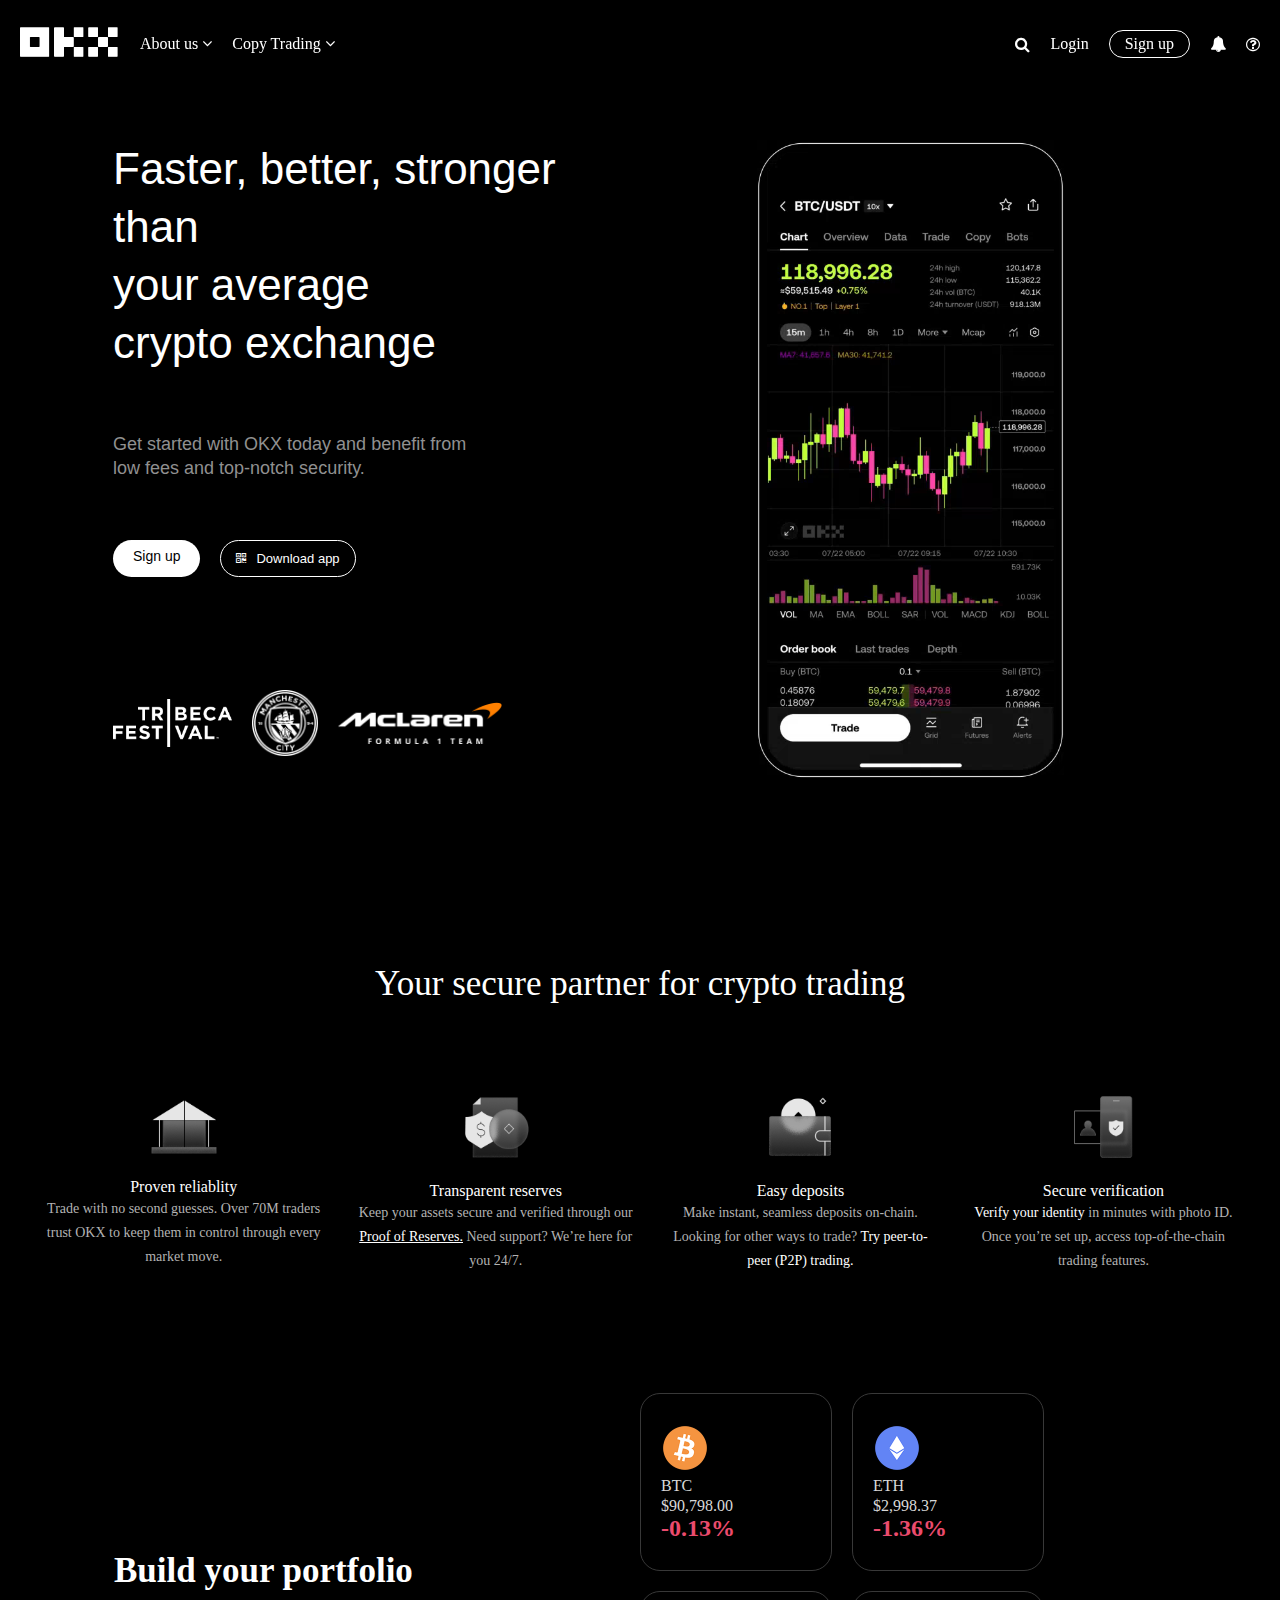
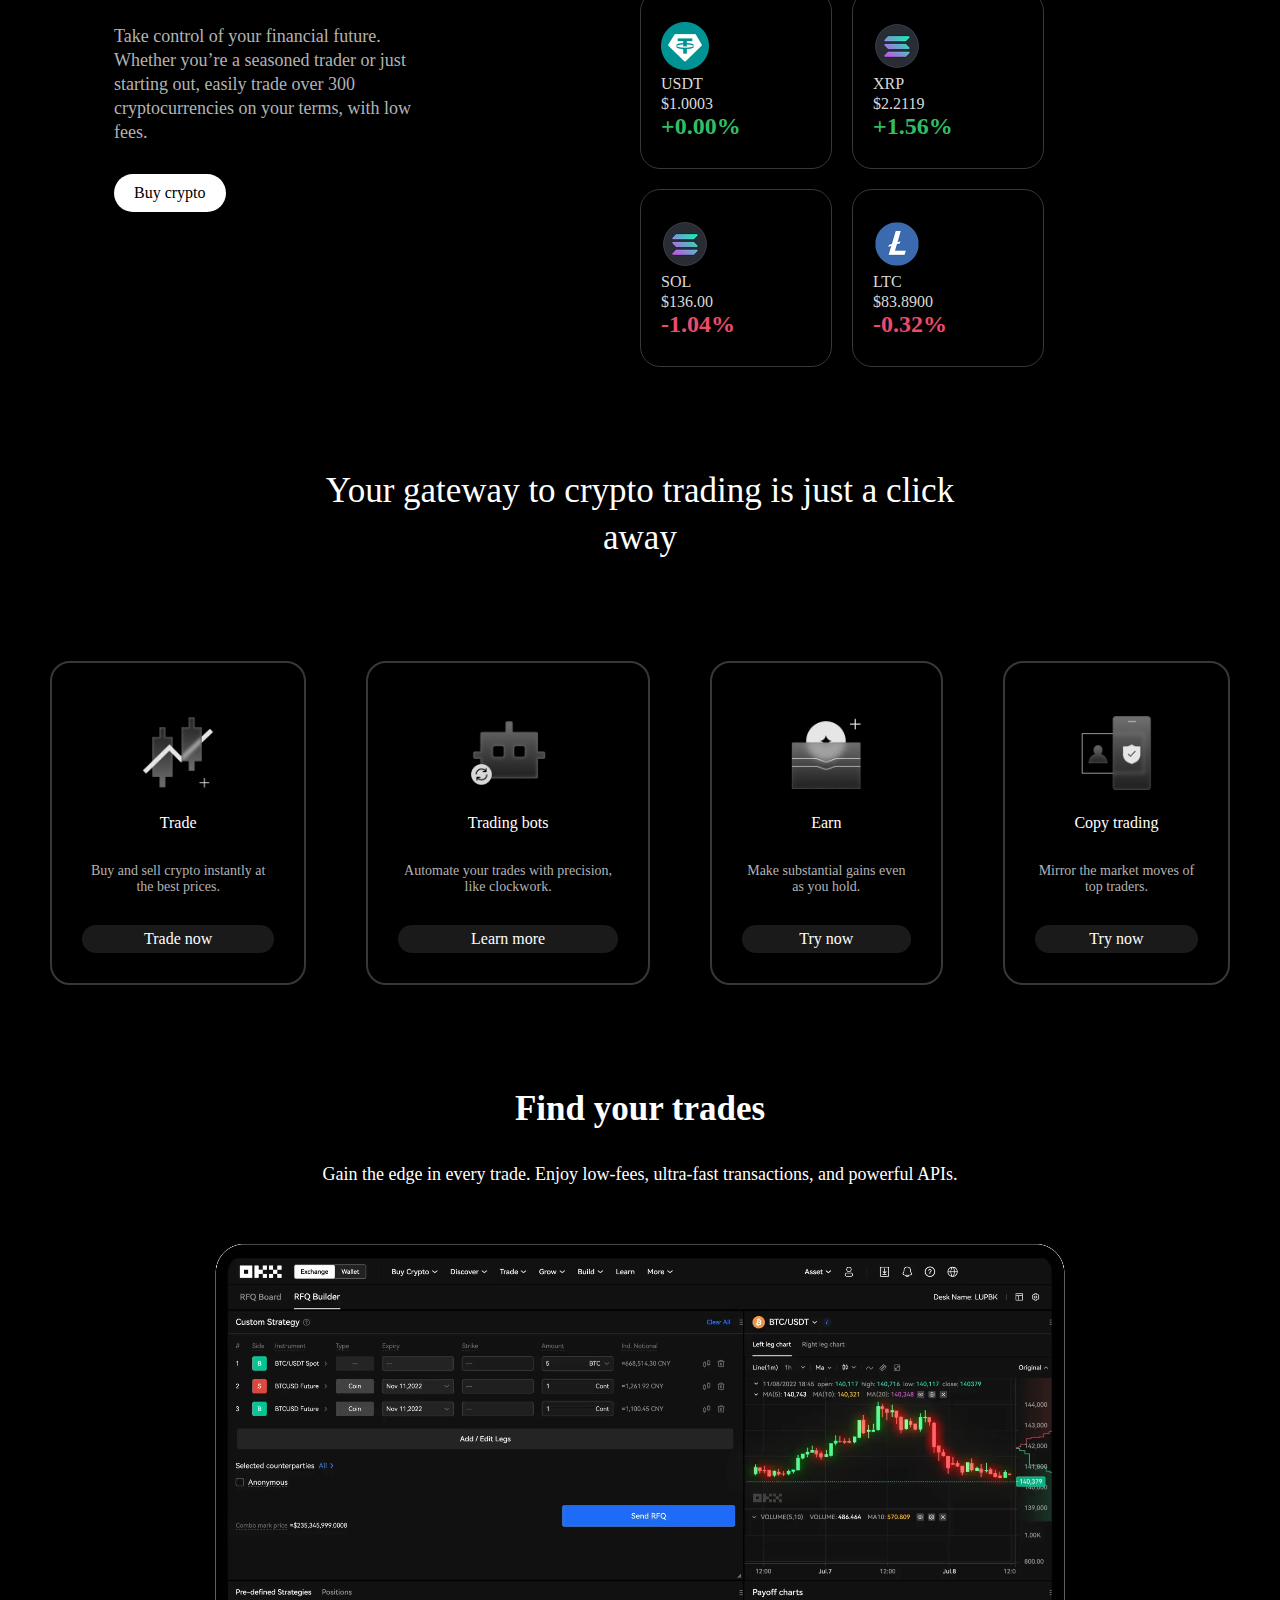
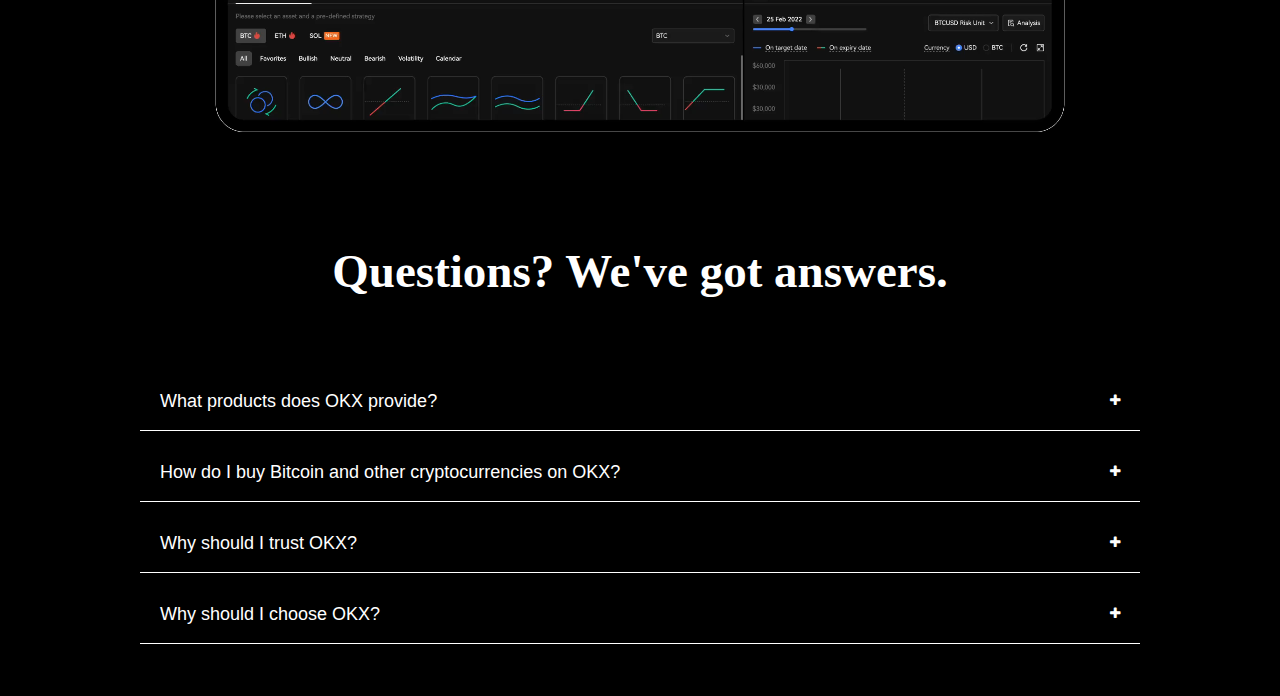
<file: index.html>
<!DOCTYPE html>
<html lang="en">

<head>
  <meta charset="UTF-8">
  <meta name="viewport" content="width=device-width, initial-scale=1.0">
  <title>OKC</title>
  <link rel="stylesheet" href="styles.css">
  <link rel="stylesheet" href="font-awesome/css/font-awesome.min.css">

</head>

<body>

  <div class="menu-overlay" id="menuOverlay">
    <button onclick="closeMenu()"><i class="fa fa-close"></i></button>
    <a href="#">HOME</a>
    <a href="#">ABOUT</a>
    <a href="#">COPY TRADE</a>
  </div>

  <!-- NVIGATION -->

  <nav>
    <div class="nav-left">
      <a href=""><img src="/images/logo.png" alt="Logo" width="100px"></a>
      <a class="abt" href="#">About us <i class="fa fa-angle-down"></i></a>
      <a class="copy" href="#">Copy Trading <i class="fa fa-angle-down"></i></a>
    </div>

    <div style="display: flex; gap: 20px; align-items: center;">
      <div class="nav-right">
        <i class="fa fa-search"></i>
        <a href="#">Login</a>
        <a href="#" class="sup">Sign up</a>
        <i class="fa fa-bell"></i>
        <i class="fa fa-question-circle-o"></i>
      </div>

      <button onclick="menuOpen()" class="menu"><i class="fa fa-bars"></i></button>
    </div>
  </nav>

  <!-- HERO MAIN -->

  <div class="hero-main">

    <div class="hero-left">
      <h2>
        Faster, better, stronger than <br> your average <br> crypto exchange
      </h2>

      <p>Get started with OKX today and benefit from <br> low fees and top-notch security.</p>

      <div class="actions">
        <a href="#" class="sign-up">Sign up</a>
        <a href="#" class="download"><i class="fa fa-qrcode"></i> Download app</a>
      </div>

      <div class="sponsors">
        <div class="sp"><img src="/images/sp1.png" alt="" width="119px"></div>
        <div class="sp"><img src="/images/sp2.png" alt="" width="65.99px"></div>
        <div class="sp"><img src="/images/sp3.png" alt="" width="164px"></div>
      </div>
    </div>

    <div class="hero-right">
      <video src="hero-video.mp4" autoplay loop muted></video>
    </div>

  </div>


  <!-- SECURE PARTNER -->

  <div class="s-partner">

    <h2>Your secure partner for crypto trading</h2>

    <div class="secure-container">

      <div class="secure">
        <div class="g-two">
          <img src="/images/reliability.png" alt="">
        </div>
        <div class="secure-text">
          <h2>Proven reliablity</h2>
          <p>Trade with no second guesses. Over 70M traders trust OKX to keep them in control through every market move.
          </p>
        </div>
      </div>
      <div class="secure">
        <div>
          <img src="/images/reserves.png" alt="">
        </div>
        <div class="secure-text">
          <h2>Transparent reserves</h2>
          <p>Keep your assets secure and verified through our <a href="#">Proof of Reserves.</a> Need support? We’re
            here
            for you 24/7.</p>
        </div>
      </div>
      <div class="secure">
        <div>
          <img src="/images/deposits.png" alt="">
        </div>
        <div class="secure-text">
          <h2>Easy deposits</h2>
          <p>Make instant, seamless deposits on-chain. Looking for other ways to trade? <a>Try peer-to-peer (P2P)
              trading.</a></p>
        </div>
      </div>
      <div class="secure">
        <div>
          <img src="/images/verification.png" alt="">
        </div>
        <div class="secure-text">
          <h2>Secure verification</h2>
          <p> <a>Verify your identity</a> in minutes with photo ID. Once you’re set up, access top-of-the-chain trading
            features.</p>
        </div>
      </div>

    </div>

  </div>

  <!-- BUILD YOUR PORTFOLIO -->

  <div class="build">

    <div class="build-left">
      <h2>Build your portfolio</h2>

      <p>Take control of your financial future. <br> Whether you’re a seasoned trader or just <br> starting out, easily
        trade over
        300 <br> cryptocurrencies on your terms, with low <br> fees.</p>

      <a href="#">Buy crypto</a>
    </div>

    <div class="build-right">

      <div class="coins-top">
        <div class="coin">
          <img src="/images/btc.png" alt="">
          <p class="ctext">BTC</p>
          <p class="ctext">$90,798.00</p>
          <p class="percent-red">-0.13%</p>
        </div>
        <div class="coin">
          <img src="/images/eth.png" alt="">
          <p class="ctext">ETH</p>
          <p class="ctext">$2,998.37</p>
          <p class="percent-red">-1.36%</p>
        </div>
      </div>

      <div class="coins-bottom">
        <div class="coin">
          <img src="/images/usdt.png" alt="">
          <p class="ctext">USDT</p>
          <p class="ctext">$1.0003</p>
          <p class="percent-green">+0.00%</p>
        </div>
        <div class="coin">
          <img src="/images/sol.png" alt="">
          <p class="ctext">XRP</p>
          <p class="ctext">$2.2119</p>
          <p class="percent-green">+1.56%</p>
        </div>

      </div>

      <div class="coins-bottom">
        <div class="coin">
          <img src="/images/sol.png" alt="">
          <p class="ctext">SOL</p>
          <p class="ctext">$136.00</p>
          <p class="percent-red">-1.04%</p>
        </div>
        <div class="coin">
          <img src="/images/ltc.png" alt="">
          <p class="ctext">LTC</p>
          <p class="ctext">$83.8900</p>
          <p class="percent-red">-0.32%</p>
        </div>

      </div>

    </div>

  </div>

  <!-- GATEWAY -->

  <div class="gateway">

    <h2>Your gateway to crypto trading is just a click <br> away</h2>

    <div class="g-ways">

      <div class="gate">
        <img src="/images/trade.png" alt="">
        <div class="g-two">
          <p class="g-text">Trade</p>
          <p class="g-mini">Buy and sell crypto instantly at the best prices.</p>
          <a href="#">Trade now</a>
        </div>
      </div>
      <div class="gate">
        <img src="/images/bot.png" alt="">
        <div class="g-two">
          <p class="g-text">Trading bots</p>
          <p class="g-mini">Automate your trades with precision, like clockwork.</p>
          <a href="#">Learn more</a>
        </div>
      </div>
      <div class="gate">
        <img src="/images/earn.png" alt="">
        <div class="g-two">
          <p class="g-text">Earn</p>
          <p class="g-mini">Make substantial gains even as you hold.</p>
          <a href="#">Try now</a>
        </div>
      </div>
      <div class="gate">
        <img src="/images/copy.png" alt="">
        <div class="g-two">
          <p class="g-text">Copy trading</p>
          <p class="g-mini">Mirror the market moves of top traders.</p>
          <a href="#">Try now</a>
        </div>
      </div>

    </div>

  </div>

  <!-- FIND YOUR TRADES -->

  <div class="find">

    <div class="find-left">
      <h2>Find your trades</h2>
      <p>Gain the edge in every trade. Enjoy low-fees, ultra-fast transactions, and powerful APIs.
      </p>
    </div>

    <div class="find-right">
      <video src="find-video.mp4" autoplay loop muted></video>
    </div>

  </div>

  <!-- QUESTIONS -->

  <div class="questions">

    <h2>Questions? We've got answers.</h2>

    <div class="accordion" id="faq">
      <div class="item" aria-expanded="false">
        <button class="trigger" aria-controls="c1" aria-expanded="false" id="t1">
          <div class="left">
            <div class="title">What products does OKX provide?</div>
          </div>
          <div class="chev" aria-hidden="true">
            <i class="fa fa-plus"></i>
          </div>
        </button>
        <div class="content-wrap" id="c1" role="region" aria-labelledby="t1">
          <div class="content">
            OKX provides spot trading, margin, derivatives, staking and other crypto services. (Example answer — replace
            with real content.)
          </div>
        </div>
      </div>

      <div class="item" aria-expanded="false">
        <button class="trigger" aria-controls="c2" aria-expanded="false" id="t2">
          <div class="left">
            <div class="title">How do I buy Bitcoin and other cryptocurrencies on OKX?</div>
          </div>
          <div class="chev" aria-hidden="true">
            <i class="fa fa-plus"></i>
          </div>
        </button>
        <div class="content-wrap" id="c2" role="region" aria-labelledby="t2">
          <div class="content">
            To buy crypto, create an account, complete verification, choose a fiat on-ramp or deposit crypto and place
            an order. (Replace with step-by-step instructions.)
          </div>
        </div>
      </div>

      <div class="item" aria-expanded="false">
        <button class="trigger" aria-controls="c3" aria-expanded="false" id="t3">
          <div class="left">
            <div class="title">Why should I trust OKX?</div>
          </div>
          <div class="chev" aria-hidden="true">
            <i class="fa fa-plus"></i>
          </div>
        </button>
        <div class="content-wrap" id="c3" role="region" aria-labelledby="t3">
          <div class="content">
            Security measures, cold storage, audits and transparent policies help build trust. (Provide links to
            trust/security pages.)
          </div>
        </div>
      </div>

      <div class="item" aria-expanded="false">
        <button class="trigger" aria-controls="c4" aria-expanded="false" id="t4">
          <div class="left">
            <div class="title">Why should I choose OKX?</div>
          </div>
          <div class="chev" aria-hidden="true">
            <i class="fa fa-plus"></i>
          </div>
        </button>
        <div class="content-wrap" id="c4" role="region" aria-labelledby="t4">
          <div class="content">
            OKX offers competitive fees, advanced tools and an extensive token listing. (Customize as needed.)
          </div>
        </div>
      </div>
    </div>

  </div>

</body>
<script src="script.js"></script>

</html>
</file>
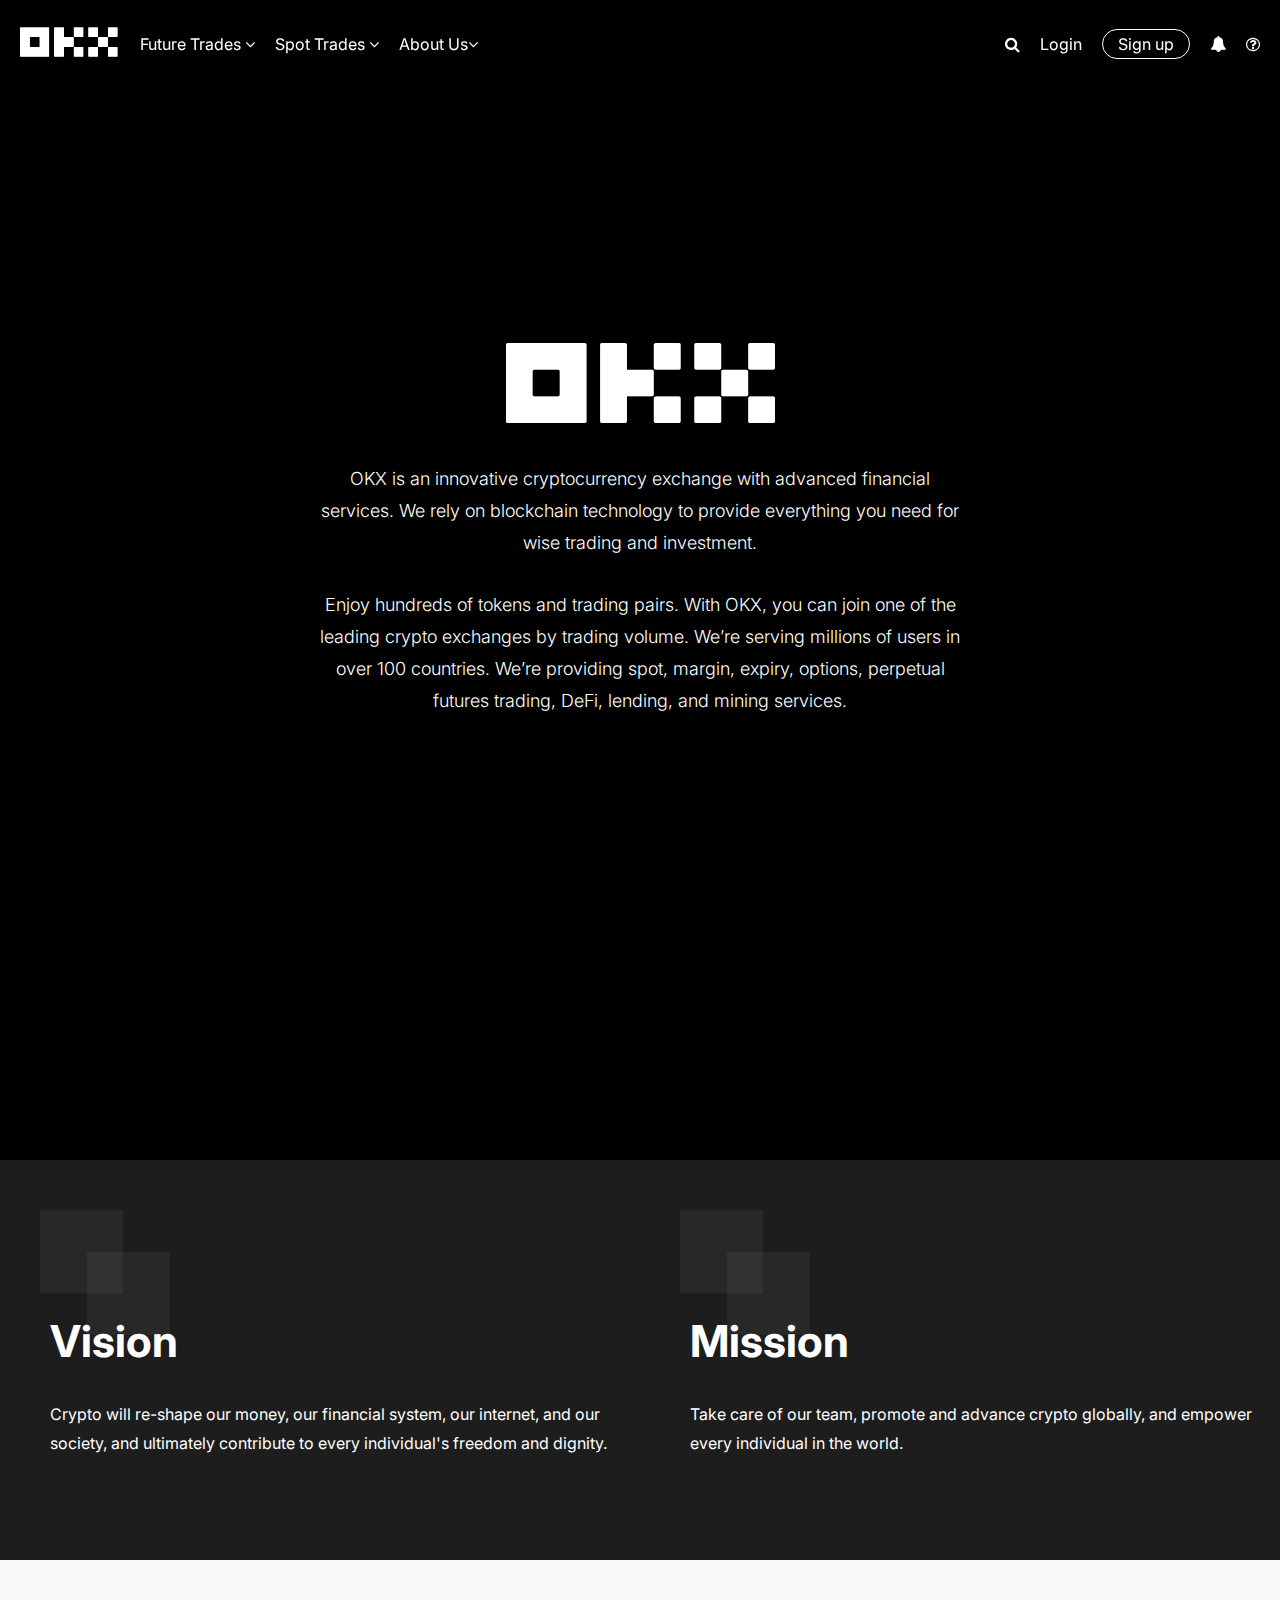
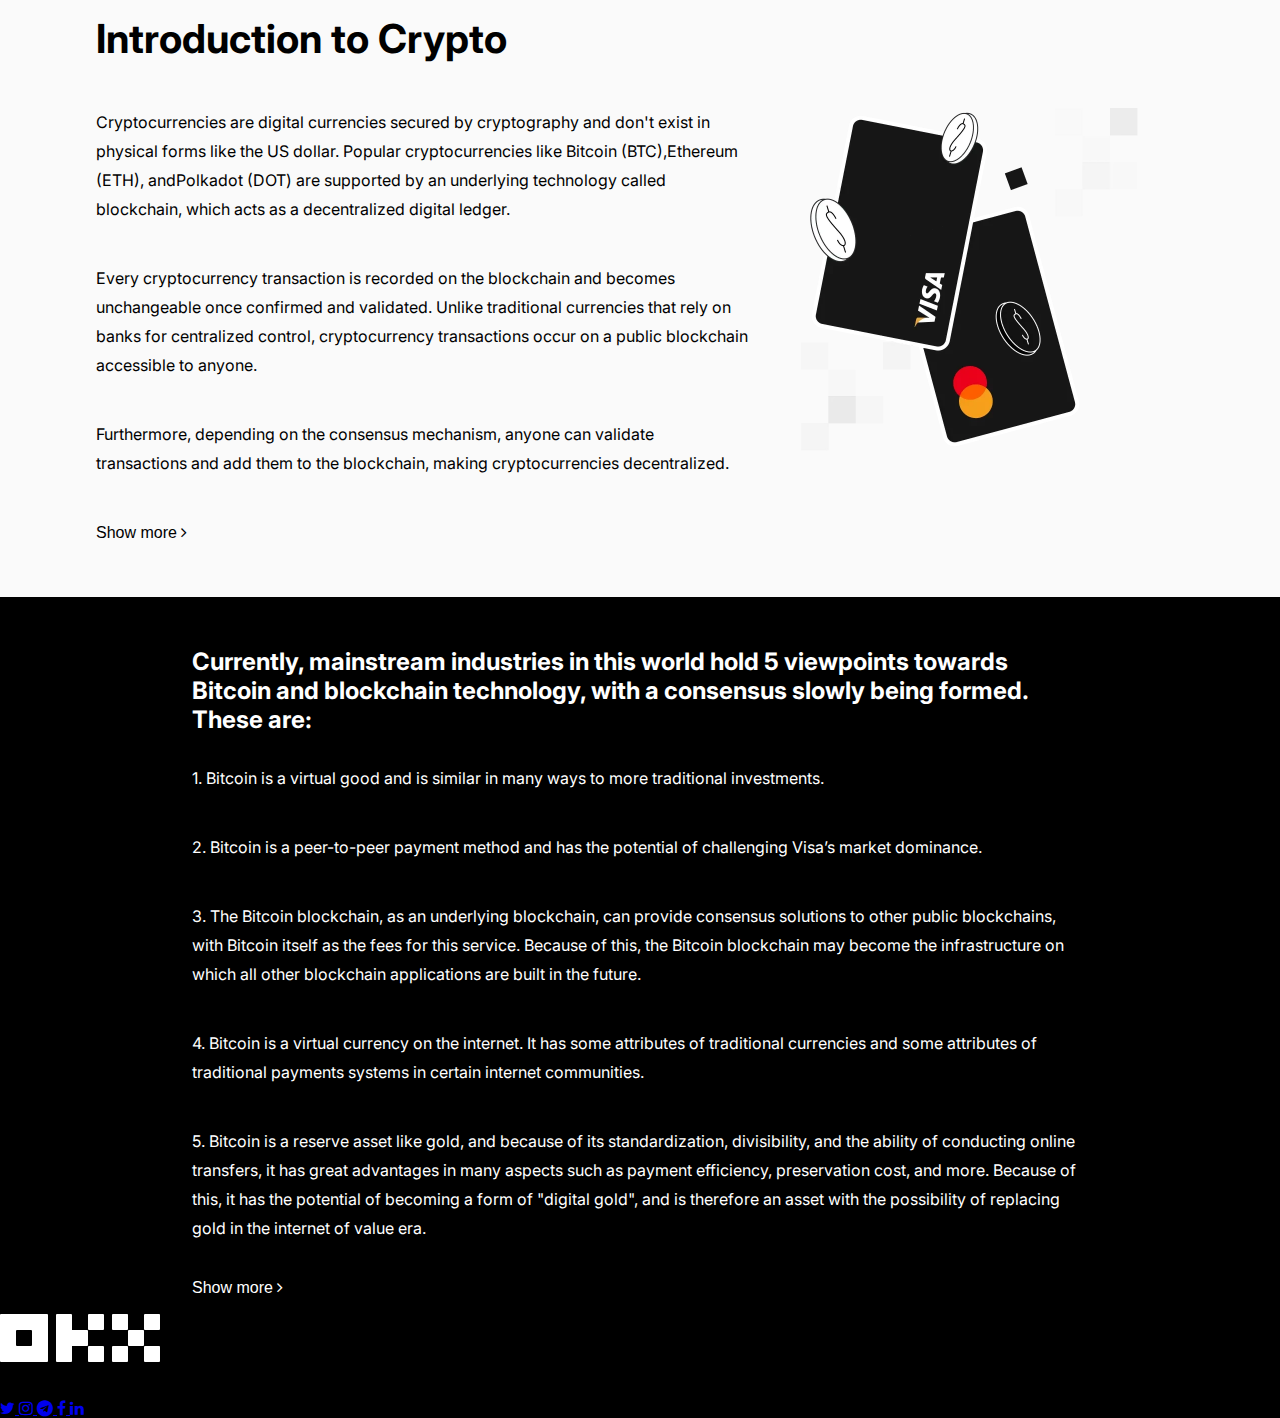
<file: about.html>
<!DOCTYPE html>
<html lang="en">

<head>
  <meta charset="UTF-8">
  <meta name="viewport" content="width=device-width, initial-scale=1.0">
  <title>About Us</title>
  <link rel="stylesheet" href="about.css">
  <link rel="stylesheet" href="font-awesome/css/font-awesome.min.css">
  <link rel="preconnect" href="https://fonts.googleapis.com">
  <link rel="preconnect" href="https://fonts.gstatic.com" crossorigin>
  <link
    href="https://fonts.googleapis.com/css2?family=Belanosima:wght@400;600;700&family=Inter:ital,opsz,wght@0,14..32,100..900;1,14..32,100..900&display=swap"
    rel="stylesheet">
  <link rel="stylesheet" href="aos-master/dist/aos.css">
</head>

<body>

  <div class="menu-overlay" id="menuOverlay">
    <button onclick="closeMenu()"><i class="fa fa-close"></i></button>
    <a href="/">HOME</a>
    <a href="about.html">ABOUT US</a>
    <a href="#">SPOT TRADE</a>
    <a href="#">FUTURE TRADE</a>
  </div>

  <!-- NAVIGATION -->

  <nav>
    <div class="nav-left">
      <a href="/"><img src="/images/logo.png" alt="Logo" width="100px"></a>
      <a class="abt" href="#">Future Trades <i class="fa fa-angle-down"></i></a>
      <a class="copy" href="#">Spot Trades <i class="fa fa-angle-down"></i></a>
      <a class="copy" href="about.html">About Us<i class="fa fa-angle-down"></i></a>
    </div>

    <div style="display: flex; gap: 20px; align-items: center;">
      <div class="nav-right">
        <i class="fa fa-search"></i>
        <a href="/login/login.html">Login</a>
        <a href="/sign-up/sign-up.html" class="sup">Sign up</a>
        <i class="fa fa-bell"></i>
        <i class="fa fa-question-circle-o"></i>
      </div>

      <button onclick="menuOpen()" class="menu"><i class="fa fa-bars"></i></button>
    </div>
  </nav>

  <!-- HERO SECTION -->

  <div class="hero">

    <div class="hero-div">

      <img src="/images/sharp-logo.webp" alt="Logo" width="269px">

      <div class="hero-text">

        <div class="ht-1">
          <p>OKX is an innovative cryptocurrency exchange with advanced financial services. We rely on blockchain
            technology to provide everything you need for wise trading and investment.</p>
        </div>

        <div class="ht-2">
          <p>Enjoy hundreds of tokens and trading pairs. With OKX, you can join one of the leading crypto exchanges by
            trading volume. We’re serving millions of users in over 100 countries. We’re providing spot, margin, expiry,
            options, perpetual futures trading, DeFi, lending, and mining services.</p>
        </div>

      </div>
    </div>

  </div>

  <!-- VISION AND MISSION -->

  <div class="vm">

    <div class="vision">

      <img src="/images/square.png" alt="Square image" class="square" width="130px">


      <h2>Vision</h2>

      <p>Crypto will re-shape our money, our financial system, our internet, and our society, and ultimately contribute
        to every individual's freedom and dignity.</p>

    </div>

    <div class="mission">

      <img src="/images/square.png" alt="Square image" class="square" width="130px">

      <h2>Mission</h2>

      <p>Take care of our team, promote and advance crypto globally, and empower every individual in the world.</p>


    </div>

  </div>

  <!-- INTRODUCTION -->

  <div class="introduction">

    <div class="intro-main">
      <div class="intro-left">

        <h2>Introduction to Crypto</h2>

        <div class="intro-text">

          <p>Cryptocurrencies are digital currencies secured by cryptography and don't exist in physical forms like the
            US
            dollar. Popular cryptocurrencies like
            Bitcoin (BTC),Ethereum (ETH), andPolkadot (DOT) are supported by an underlying technology called blockchain,
            which acts as a decentralized digital ledger.</p>

          <p>Every cryptocurrency transaction is recorded on the blockchain and becomes unchangeable once confirmed and
            validated. Unlike traditional currencies that rely on banks for centralized control, cryptocurrency
            transactions occur on a public blockchain accessible to anyone.</p>

          <p>Furthermore, depending on the consensus mechanism, anyone can validate transactions and add them to the
            blockchain, making cryptocurrencies decentralized.
          </p>

          <div class="more-text" id="more-text">

            <p>Many believe blockchain technology will revolutionize the global financial system, with increasing
              institutional investments from leading companies like Samsung, BlackRock, Morgan Stanley, and Alphabet.
            </p>

            <p>
              Trading cryptocurrencies allows one to explore the world of decentralized finance and engage with emerging
              technology.
            </p>

            <p>You can now purchase popular cryptocurrencies like
              Tether (USDT)
              ,
              Polygon (POL)
              ,
              Dogecoin (DOGE)
              , and more using various payment methods, including Apple Pay, Visa, Mastercard, MoonPay, and bank
              transfers. You can also swap existing digital assets through
              OKX Convert
              without fees or price slippage or buy crypto directly from other sellers via the
              OKX P2P Trading
              market.</p>

          </div>

          <button onclick="showMore()" id="showMoreBtn">Show more <i class="fa fa-angle-right"></i></button>

        </div>

      </div>



      <div class="intro-right">
        <img src="/images/card.webp" alt="Card" width="426px">
      </div>

    </div>

  </div>

  <!-- MAINSTREAM -->

  <div class="mainstream">

    <div class="mainstream-main">

      <h2>Currently, mainstream industries in this world hold 5 viewpoints towards Bitcoin and blockchain technology,
        with
        a consensus slowly being formed. These are:</h2>

      <div class="mainstream-text">

        <p>1. Bitcoin is a virtual good and is similar in many ways to more traditional investments.</p>

        <p>2. Bitcoin is a peer-to-peer payment method and has the potential of challenging Visa’s market dominance.</p>

        <p>3. The Bitcoin blockchain, as an underlying blockchain, can provide consensus solutions to other public
          blockchains, with Bitcoin itself as the fees for this service. Because of this, the Bitcoin blockchain may
          become the infrastructure on which all other blockchain applications are built in the future.</p>

        <p>4. Bitcoin is a virtual currency on the internet. It has some attributes of traditional currencies and some
          attributes of traditional payments systems in certain internet communities.</p>

        <p>5. Bitcoin is a reserve asset like gold, and because of its standardization, divisibility, and the ability of
          conducting online transfers, it has great advantages in many aspects such as payment efficiency, preservation
          cost, and more. Because of this, it has the potential of becoming a form of "digital gold", and is therefore
          an asset with the possibility of replacing gold in the internet of value era.</p>

        <div class="mainstream-more" id="mainStreamMore">
          <p>Most countries do not recognize Bitcoin as currency, instead defining it as virtual good. Nevertheless,
            many jurisdictions have established regulations or have actively started to support its growth. The overall
            attitude of regulatory bodies is now changing from a neutral view to a positive one. The United States
            itself has included Bitcoin into the traditional financial regulatory system, with Bitcoin companies being
            required to apply for MTLs (Money Transmitting Licenses). The state of New York has introduced BitLicense
            for the exclusive regulation of Bitcoin. Many European countries have also been adopting positive attitudes
            towards Bitcoin. Some countries have established regulatory a framework for Bitcoin, with some of these
            insisting that Bitcoin-involved economic activities should be subject to traditional taxes. The FSA of Japan
            has officially recognized Bitcoin and digital currency as a legal currency, and has ruled that all digital
            currency exchanges must register with them. The Russian government issued a ban on Bitcoin in the past, but
            has revoked it after many other jurisdictions published their regulations. The governor of the Indian
            central bank Raghuram Rajan said that before we have a consensus on the potential of Bitcoin, we should
            study it in-depth instead of act too forcibly.</p>
        </div>

      </div>
      <button onclick="mainStreamMore()" id="mainstreamBtn">Show more <i class="fa fa-angle-right"></i></button>

    </div>

  </div>
  <!-- FOOTER -->

  <footer>

    <div class="foot-left">
      <img src="/images/logo.png" alt="" class="foot-image">
    </div>

    <div class="foot-right">

      <p>Community</p>

      <div class="socials">
        <a href="#">
          <i class="fa fa-twitter"></i>
        </a>
        <a href="#">
          <i class="fa fa-instagram"></i>
        </a>
        <a href="#">
          <i class="fa fa-telegram"></i>
        </a>
        <a href="#">
          <i class="fa fa-facebook"></i>
        </a>
        <a href="#">
          <i class="fa fa-linkedin"></i>
        </a>
      </div>

    </div>
  </footer>


</body>
<script src="aos-master/dist/aos.js"></script>
<script src="about.js"></script>

</html>
</file>
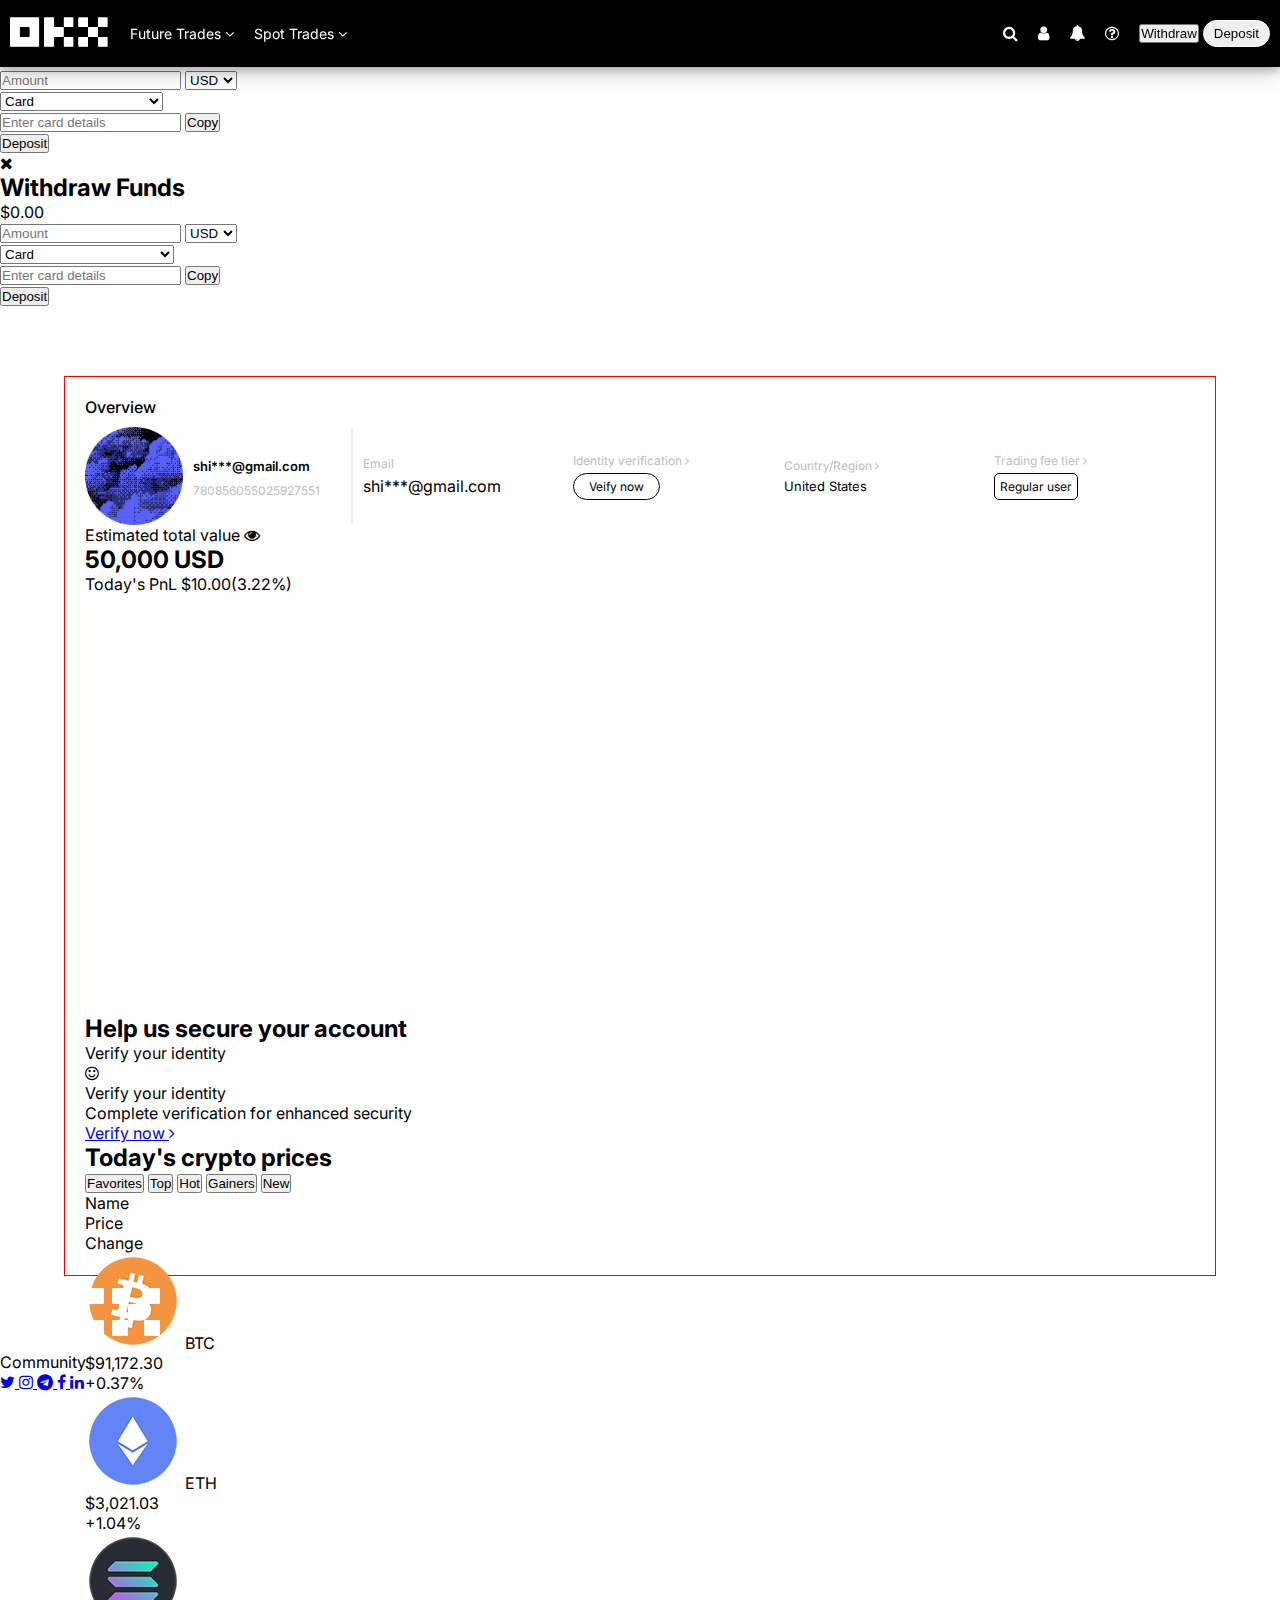
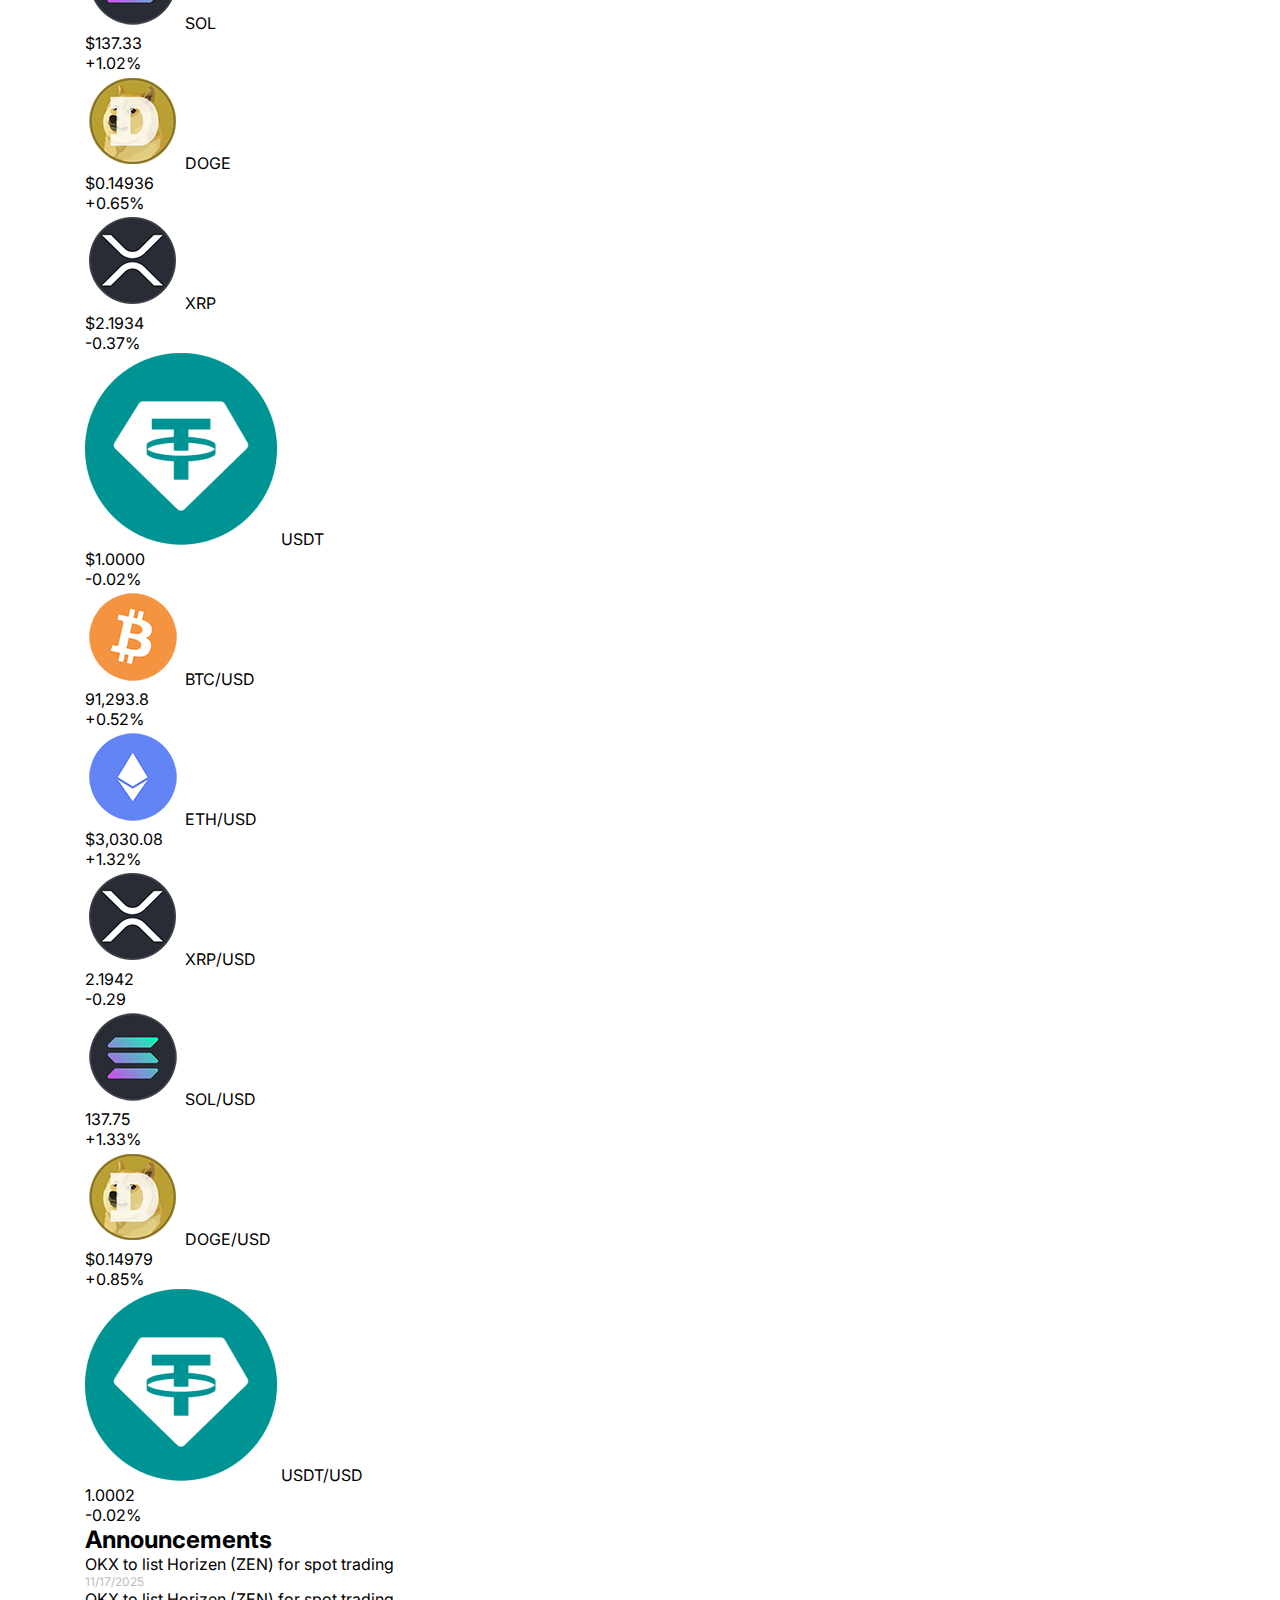
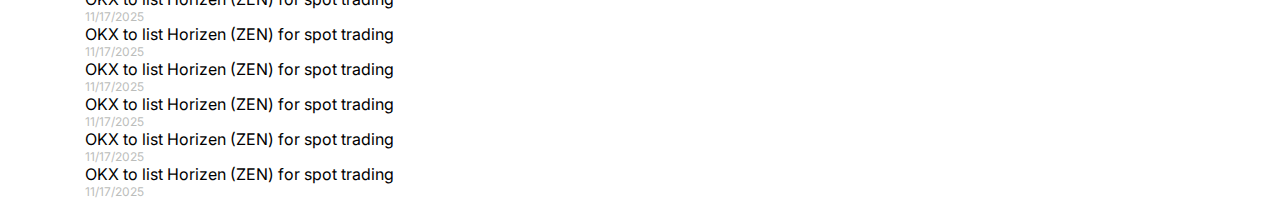
<file: dashboard/dashboard.html>
<!DOCTYPE html>
<html lang="en">

<head>
  <meta charset="UTF-8">
  <meta name="viewport" content="width=device-width, initial-scale=1.0">
  <title>Dashboard</title>
  <link rel="preconnect" href="https://fonts.googleapis.com">
  <link rel="preconnect" href="https://fonts.gstatic.com" crossorigin>
  <link
    href="https://fonts.googleapis.com/css2?family=Belanosima:wght@400;600;700&family=Inter:ital,opsz,wght@0,14..32,100..900;1,14..32,100..900&display=swap"
    rel="stylesheet">
  <link rel="stylesheet" href="dashboard.css">
  <link rel="stylesheet" href="/font-awesome/css/font-awesome.min.css">
</head>

<body>

  <div class="overlay" id="overlay">
    <div class="modal">
      <div class="close" onclick="toggleModal()"><i class="fa fa-close"></i></div>
      <h2>Deposit</h2>


      <div class="amount-preview" id="preview">$0.00</div>


      <div class="input-group">
        <input type="number" id="amount" placeholder="Amount" />
        <select>
          <option>USD</option>
          <option>NGN</option>
        </select>
      </div>


      <div class="input-group pay-method">
        <select id="method">
          <option value="">Select payment method</option>
          <option value="card" selected>Card</option>
          <option value="bank">Bank Transfer</option>
          <option value="crypto">Crypto</option>
        </select>
      </div>

      <div class="input-group">
        <input type="text" class="" id="paymentInput" placeholder="Enter card details" />
        <button id="copyBtn" class="details-copy">Copy</button>
      </div>

      <button class="deposit-btn">Deposit</button>
    </div>
  </div>

  <div class="overlay2" id="overlay2">
    <div class="modal">
      <div class="close" onclick="toggleModal2()"><i class="fa fa-close"></i></div>
      <h2>Withdraw Funds</h2>


      <div class="amount-preview" id="preview2">$0.00</div>


      <div class="input-group">
        <input type="number" id="withdraw_amount" placeholder="Amount" />
        <select>
          <option>USD</option>
          <option>NGN</option>
        </select>
      </div>


      <div class="input-group pay-method">
        <select id="method">
          <option value="">Select withdrawal method</option>
          <option value="card" selected>Card</option>
          <option value="bank">Bank Transfer</option>
          <option value="crypto">Crypto</option>
        </select>
      </div>

      <div class="input-group">
        <input type="text" class="" id="paymentInput2" placeholder="Enter card details" />
        <button id="copyBtn2" class="details-copy">Copy</button>
      </div>

      <button class="deposit-btn">Deposit</button>
    </div>
  </div>

  <div class="menu-overlay" id="menuOverlay">
    <button onclick="closeMenu()"><i class="fa fa-close"></i></button>
    <a href="/">HOME</a>
    <a href="/about.html">ABOUT US</a>
    <a href="/spot-trades/spot-trade.html">SPOT TRADE</a>
    <a href="/futuretrades/future.html">FUTURE TRADE</a>
  </div>

  <!-- NAVIGATION -->

  <nav>
    <div class="nav-left">
      <a href="/"><img src="/images/logo.png" alt="Logo" width="100px"></a>
      <a class="abt" href="/futuretrades/future.html">Future Trades <i class="fa fa-angle-down"></i></a>
      <a class="copy" href="/spot-trades/spot-trade.html">Spot Trades <i class="fa fa-angle-down"></i></a>

    </div>

    <div style="display: flex; gap: 20px; align-items: center;">
      <div class="nav-right">
        <i class="fa fa-search"></i>
        <i class="fa fa-user"></i>
        <i class="fa fa-bell"></i>
        <i class="fa fa-question-circle-o"></i>
      </div>

      <div class="balance-options">
        <button class="open-modal" onclick="toggleModal2()">Withdraw</button>
        <button class="deposit open-modal" onclick="toggleModal()">Deposit</button>
      </div>

      <button onclick="menuOpen()" class="menu"><i class="fa fa-bars"></i></button>
    </div>
  </nav>

  <!-- MAIN DASHBOARD -->

  <div class="dash-main">

    <p class="overview">Overview</p>



    <div class="user-details">

      <div class="user-main user">
        <div class="user-main-left">
          <img src="/images/dash-user.png" alt="User image" data-aos="zoom-out">
        </div>
        <div class="user-main-text">
          <p class="text-mail">shi***@gmail.com</p>
          <p class="gray">780856055025927551</p>
        </div>
      </div>

      <div class="user-email user-r">

        <p class="gray">Email</p>
        <p class="main-e">shi***@gmail.com</p>

      </div>

      <div class="user-verification user-r">
        <p class="gray">Identity verification <i class="fa fa-angle-right"></i></p>

        <a href="#">Veify now</a>
      </div>

      <div class="user-country user-r">
        <p class="gray">Country/Region <i class=" fa fa-angle-right"></i></p>
        <p class="country-text">United States</p>
      </div>

      <div class="user-trading user-r">
        <p class="gray">Trading fee tier <i class="fa fa-angle-right"></i></p>
        <a href="#" class="regular">Regular user</a>
      </div>

    </div>

    <div class="dash-bottom">


      <div class="dash-left">

        <div class="balance">

          <p class="estimated">Estimated total value <i id="toggleEye" class="fa fa-eye"></i></p>

          <h2 class="money" id="money">50,000 <span class="currency">USD</span></h2>

          <p class="today"><span>Today's PnL </span> $10.00(3.22%)</p>
        </div>





        <div id="tv_chart_container" style="height:420px; width:100%;"></div>

        </script>


        <div class="dl-top">
          <div>
            <h2>Help us secure your account</h2>
            <p class="gray2">Verify your identity</p>
          </div>

          <div class="smile">
            <div class="vyi">
              <i class="fa fa-smile-o"></i>
              <div>
                <p>Verify your identity</p>
                <p class="gray2">Complete verification for enhanced security</p>
              </div>
            </div>
            <a href="#">Verify now <i class="fa fa-angle-right"></i></a>
          </div>
        </div>

        <div class="dl-bottom">
          <h2>Today's crypto prices</h2>
          <div class="trends">
            <button data-filter="favorites" class="active">Favorites</button>
            <button data-filter="top">Top</button>
            <button data-filter="hot">Hot</button>
            <button data-filter="gainers">Gainers</button>
            <button data-filter="new">New</button>
          </div>

          <div class="crypto-table">

            <div class="table-header">
              <div class="col name-col">Name</div>
              <div class="col price-col">Price</div>
              <div class="col change-col">Change</div>
            </div>

            <div class="crypto-row" id="btc-row">
              <div class="col name-col">
                <!-- <span class="star"><i class="fa fa-star"></i></span> -->
                <img src="/images/btc.png" class="icon" />
                <span class="name">BTC</span>
              </div>
              <div class="col price-col">$91,172.30</div>
              <div class="col change-col positive">+0.37%</div>
            </div>

            <div class="crypto-row" id="eth-row">
              <div class="col name-col">
                <!-- <span class="star"><i class="fa fa-star"></i></span> -->
                <img src="/images//eth.png" class="icon" />
                <span class="name">ETH</span>
              </div>
              <div class="col price-col">$3,021.03</div>
              <div class="col change-col positive">+1.04%</div>
            </div>

            <div class="crypto-row" id="sol-row">
              <div class="col name-col">
                <!-- <span class="star"><i class="fa fa-star"></i></span> -->
                <img src="/images/sol.png" class="icon" />
                <span class="name">SOL</span>
              </div>
              <div class="col price-col">$137.33</div>
              <div class="col change-col positive">+1.02%</div>
            </div>

            <div class="crypto-row" id="doge-row">
              <div class="col name-col">
                <!-- <span class="star"><i class="fa fa-star"></i></span> -->
                <img src="/images/doge.png" class="icon" />
                <span class="name">DOGE</span>
              </div>
              <div class="col price-col">$0.14936</div>
              <div class="col change-col positive">+0.65%</div>
            </div>

            <div class="crypto-row" id="xrp-row">
              <div class="col name-col">
                <!-- <span class="star"><i class="fa fa-star"></i></span> -->
                <img src="/images/xrp.png" class="icon" />
                <span class="name">XRP</span>
              </div>
              <div class="col price-col">$2.1934</div>
              <div class="col change-col negative">-0.37%</div>
            </div>

            <div class="crypto-row" id="usdt-row">
              <div class="col name-col">
                <!-- <span class="star"><i class="fa fa-star"></i></span> -->
                <img src="/images/usdt.png" class="icon" />
                <span class="name">USDT</span>
              </div>
              <div class="col price-col">$1.0000</div>
              <div class="col change-col positive">-0.02%</div>
            </div>

            <div class="crypto-row" id="btc-usd-row">
              <div class="col name-col">
                <!-- <span class="star"><i class="fa fa-star"></i></span> -->
                <img src="/images/btc.png" class="icon" />
                <span class="name">BTC/USD</span>
              </div>
              <div class="col price-col">91,293.8</div>
              <div class="col change-col positive">+0.52%</div>
            </div>

            <div class="crypto-row" id="eth-usd-row">
              <div class="col name-col">
                <!-- <span class="star"><i class="fa fa-star"></i></span> -->
                <img src="/images/eth.png" class="icon" />
                <span class="name">ETH/USD</span>
              </div>
              <div class="col price-col">$3,030.08</div>
              <div class="col change-col positive">+1.32%</div>
            </div>

            <div class="crypto-row" id="xrp-usd-row">
              <div class="col name-col">
                <!-- <span class="star"><i class="fa fa-star"></i></span> -->
                <img src="/images/xrp.png" class="icon" />
                <span class="name">XRP/USD</span>
              </div>
              <div class="col price-col">2.1942</div>
              <div class="col change-col negative">-0.29</div>
            </div>

            <div class="crypto-row" id="sol-usd-row">
              <div class="col name-col">
                <!-- <span class="star"><i class="fa fa-star"></i></span> -->
                <img src="/images/sol.png" class="icon" />
                <span class="name">SOL/USD</span>
              </div>
              <div class="col price-col">137.75</div>
              <div class="col change-col positive">+1.33%</div>
            </div>

            <div class="crypto-row" id="doge-usd-row">
              <div class="col name-col">
                <!-- <span class="star"><i class="fa fa-star"></i></span> -->
                <img src="/images/doge.png" class="icon" />
                <span class="name">DOGE/USD</span>
              </div>
              <div class="col price-col">$0.14979</div>
              <div class="col change-col positive">+0.85%</div>
            </div>

            <div class="crypto-row" id="usdt-usd-row">
              <div class="col name-col">
                <!-- <span class="star"><i class="fa fa-star"></i></span> -->
                <img src="/images/usdt.png" class="icon" />
                <span class="name">USDT/USD</span>
              </div>
              <div class="col price-col">1.0002</div>
              <div class="col change-col negative">-0.02%</div>
            </div>


          </div>



        </div>

      </div>

      <div class="dash-right">

        <h2>Announcements</h2>

        <div class="ann-row">
          <p class="okx">OKX to list Horizen (ZEN) for spot trading</p>
          <p class="gray">11/17/2025</p>
        </div>

        <div class="ann-row">
          <p>OKX to list Horizen (ZEN) for spot trading</p>
          <p class="gray">11/17/2025</p>
        </div>

        <div class="ann-row">
          <p>OKX to list Horizen (ZEN) for spot trading</p>
          <p class="gray">11/17/2025</p>
        </div>

        <div class="ann-row">
          <p>OKX to list Horizen (ZEN) for spot trading</p>
          <p class="gray">11/17/2025</p>
        </div>

        <div class="ann-row">
          <p>OKX to list Horizen (ZEN) for spot trading</p>
          <p class="gray">11/17/2025</p>
        </div>

        <div class="ann-row">
          <p>OKX to list Horizen (ZEN) for spot trading</p>
          <p class="gray">11/17/2025</p>
        </div>

        <div class="ann-row">
          <p>OKX to list Horizen (ZEN) for spot trading</p>
          <p class="gray">11/17/2025</p>
        </div>

      </div>

    </div>



  </div>



  <!-- FOOTER -->

  <footer>

    <div class="foot-left">
      <img src="/images/logo.png" alt="" class="foot-image">
    </div>

    <div class="foot-right">

      <p>Community</p>

      <div class="socials">
        <a href="#">
          <i class="fa fa-twitter"></i>
        </a>
        <a href="#">
          <i class="fa fa-instagram"></i>
        </a>
        <a href="#">
          <i class="fa fa-telegram"></i>
        </a>
        <a href="#">
          <i class="fa fa-facebook"></i>
        </a>
        <a href="#">
          <i class="fa fa-linkedin"></i>
        </a>
      </div>

    </div>
  </footer>

</body>
<script type="text/javascript" src="https://s3.tradingview.com/tv.js"></script>
<script src="dashboard.js"></script>


</html>
</file>
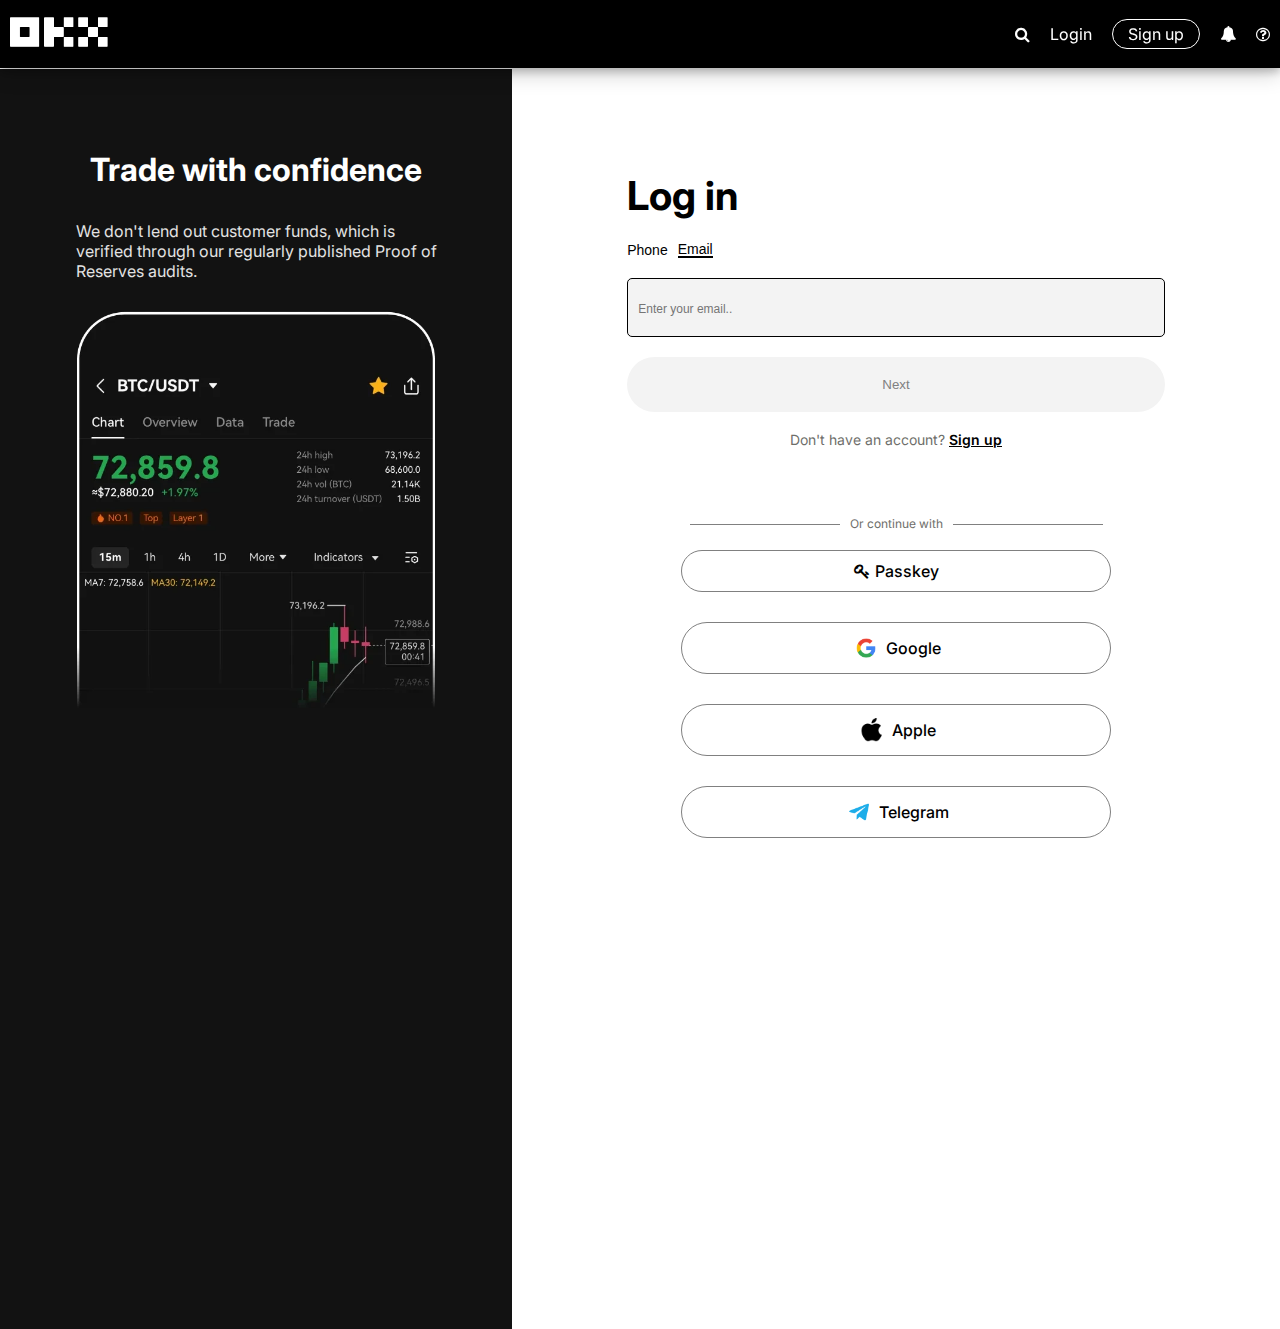
<file: login/login.html>
<!DOCTYPE html>
<html lang="en">

<head>
  <meta charset="UTF-8">
  <meta name="viewport" content="width=device-width, initial-scale=1.0">
  <title>Login</title>
  <link rel="stylesheet" href="./login.css">
  <link rel="stylesheet" href="/font-awesome/css/font-awesome.min.css">
  <link rel="preconnect" href="https://fonts.googleapis.com">
  <link rel="preconnect" href="https://fonts.gstatic.com" crossorigin>
  <link
    href="https://fonts.googleapis.com/css2?family=Belanosima:wght@400;600;700&family=Inter:ital,opsz,wght@0,14..32,100..900;1,14..32,100..900&display=swap"
    rel="stylesheet">
</head>

<body>

  <div class="menu-overlay" id="menuOverlay">
    <button onclick="closeMenu()"><i class="fa fa-close"></i></button>
    <a href="/">HOME</a>
    <a href="#">COPY TRADE</a>
    <a href="#">FUTURE TRADE</a>
  </div>

  <!-- NVIGATION -->

  <nav>
    <div class="nav-left">
      <a href=""><img src="/images/logo.png" alt="Logo" width="100px"></a>
    </div>

    <div style="display: flex; gap: 20px; align-items: center;">
      <div class="nav-right">
        <i class="fa fa-search"></i>
        <a href="/login/login.html">Login</a>
        <a href="/sign-up/sign-up.html" class="sup">Sign up</a>
        <i class="fa fa-bell"></i>
        <i class="fa fa-question-circle-o"></i>
      </div>

      <button onclick="menuOpen()" class="menu"><i class="fa fa-bars"></i></button>
    </div>
  </nav>

  <!-- MAIN LOIN -->

  <div class="login">

    <div class="login-left">
      <h2>Trade with confidence</h2>
      <p>We don't lend out customer funds, which is <br> verified through our regularly published Proof of <br> Reserves
        audits.
      </p>
      <img src="/images/log-in.webp" alt="">
    </div>

    <div class="login-right">

      <div class="user-inputs">

        <h2>Log in</h2>

        <div class="options">
          <button type="button" onclick="phone()" id="phoneOption">Phone</button>
          <button type="button" onclick="email()" id="emailOption">Email</button>
        </div>

        <input id="userInput" type="email" placeholder="example@gmail.com" aria-label="Email or phone input">
        <button class="next" onclick="next()" id="nextBtn">Next</button>

        <p class="d-have">Don't have an account? <a href="/sign-up/sign-up.html">Sign up</a></p>

        <div class="continue">
          <div class="line"></div>
          <p> Or continue with </p>
          <div class="line"></div>
        </div>

        <div class="other-options">
          <div class="other-opt">
            <i class="fa fa-key"></i>
            <p>Passkey</p>
          </div>
          <div class="other-opt">
            <img src="/images/google.png" alt="">
            <p>Google</p>
          </div>
          <div class="other-opt">
            <img src="/images/apple.png" alt="">
            <p>Apple</p>
          </div>
          <div class="other-opt">
            <img src="/images/telegram.png" alt="">
            <p>Telegram</p>
          </div>
        </div>

      </div>

    </div>

  </div>


</body>
<script src="login.js"></script>

</html>
</file>
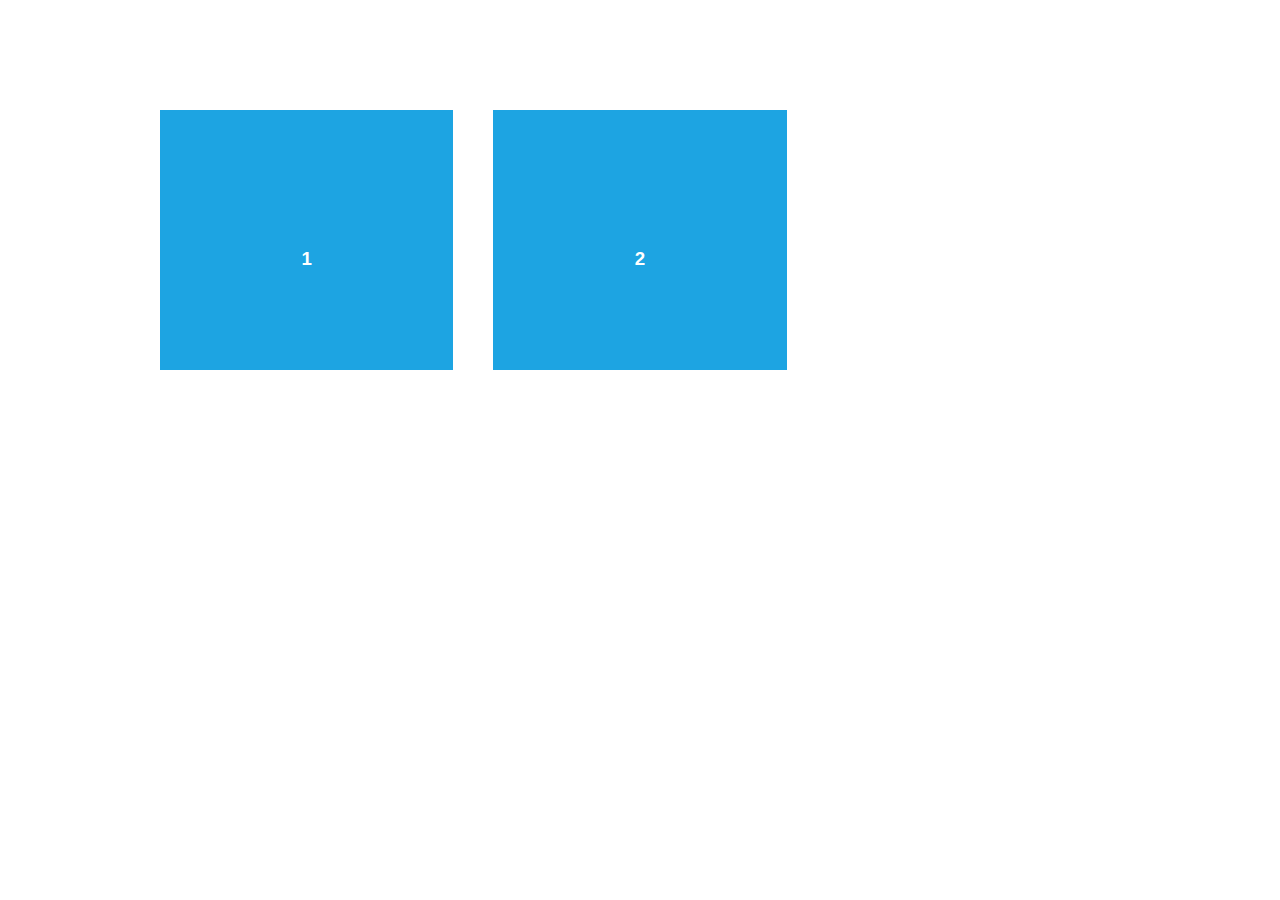
<file: aos-master/demo/async.html>
<!DOCTYPE html>
<html>
  <head>
    <meta charset="utf-8">
    <title>AOS - Animate on scroll library</title>
    <meta name="viewport" content="width=device-width">
    <link rel="stylesheet" href="css/styles.css" />
    <link rel="stylesheet" href="../dist/aos.css" />
  </head>
  <body>
    <div id="aos-demo" class="aos-all"></div>

    <script src="../dist/aos.js"></script>
    <script>
      AOS.init({
        easing: 'ease-in-out-sine'
      });

      setInterval(addItem, 300);

      var itemsCounter = 1;
      var container = document.getElementById('aos-demo');

      function addItem () {
        if (itemsCounter > 42) return;
        var item = document.createElement('div');
        item.classList.add('aos-item');
        item.setAttribute('data-aos', 'fade-up');
        item.innerHTML = '<div class="aos-item__inner"><h3>' + itemsCounter + '</h3></div>';
        container.appendChild(item);
        itemsCounter++;
      }
    </script>
  </body>
</html>
</file>
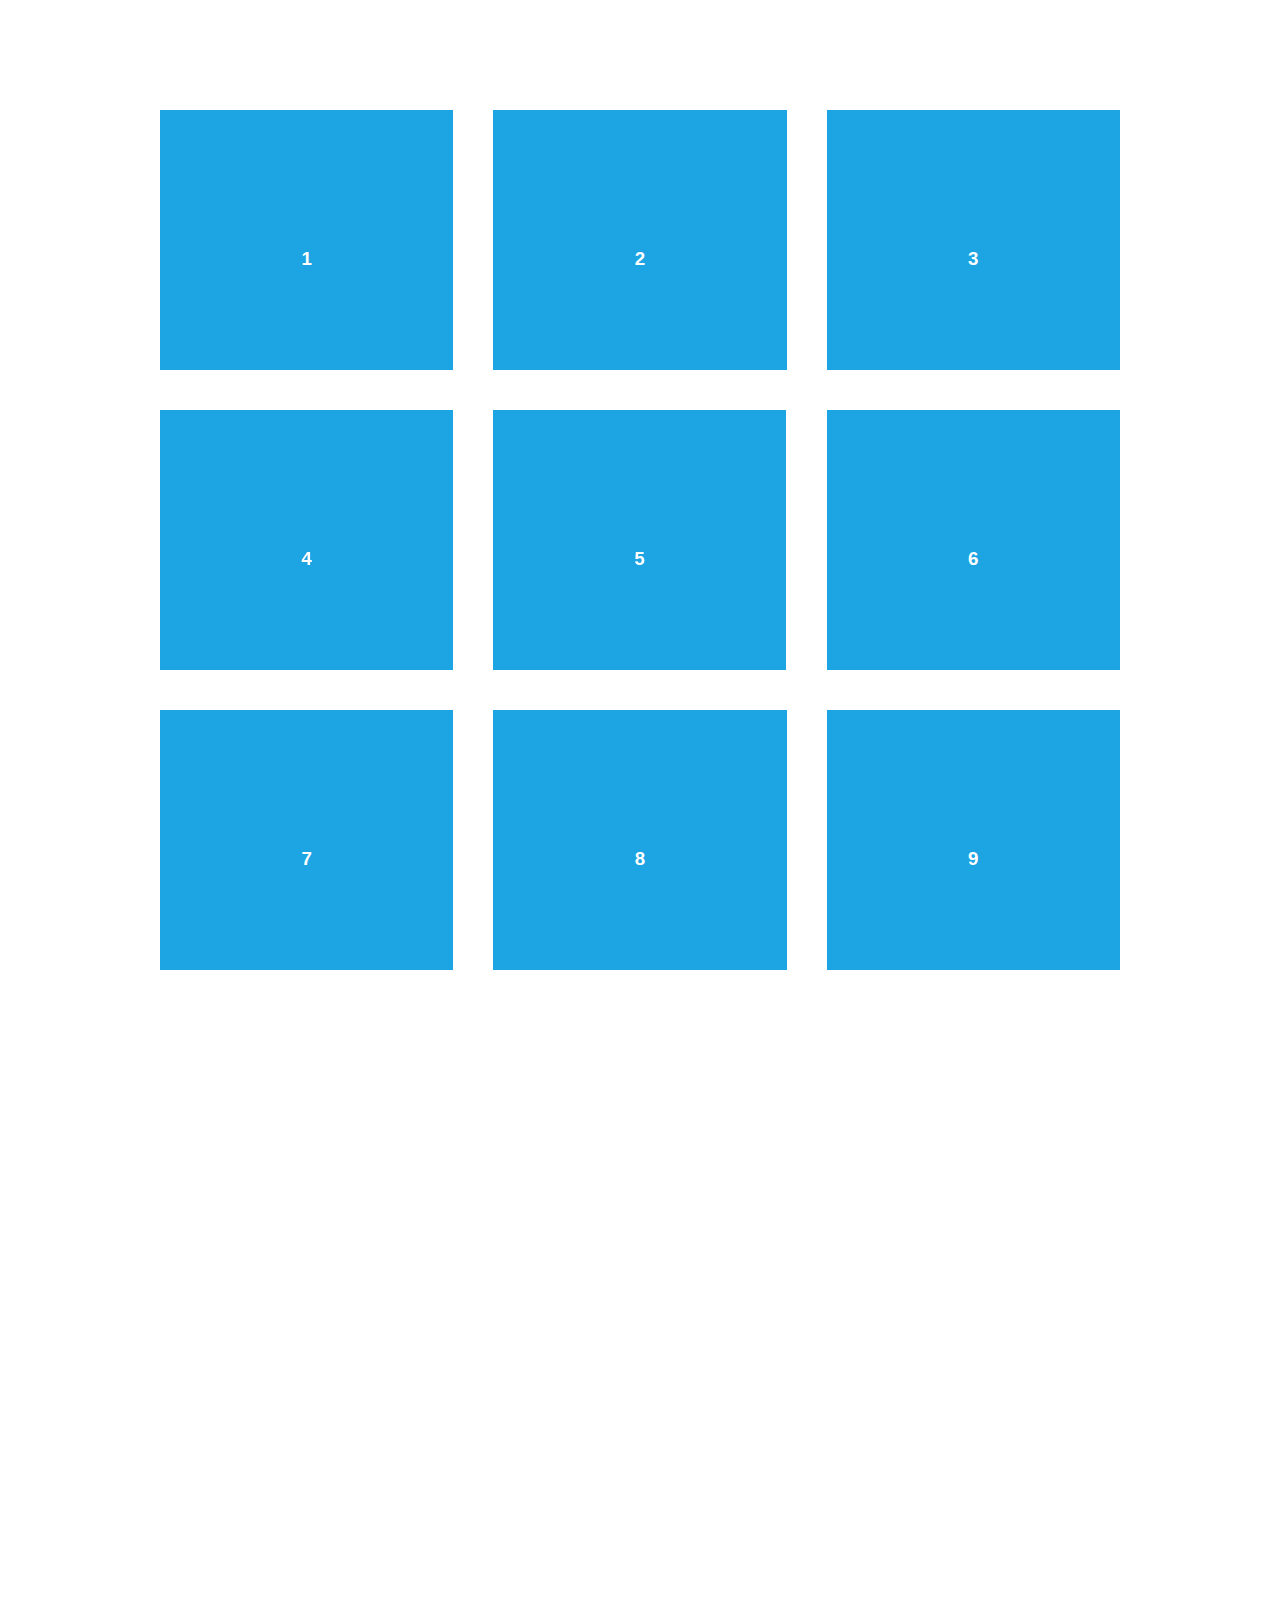
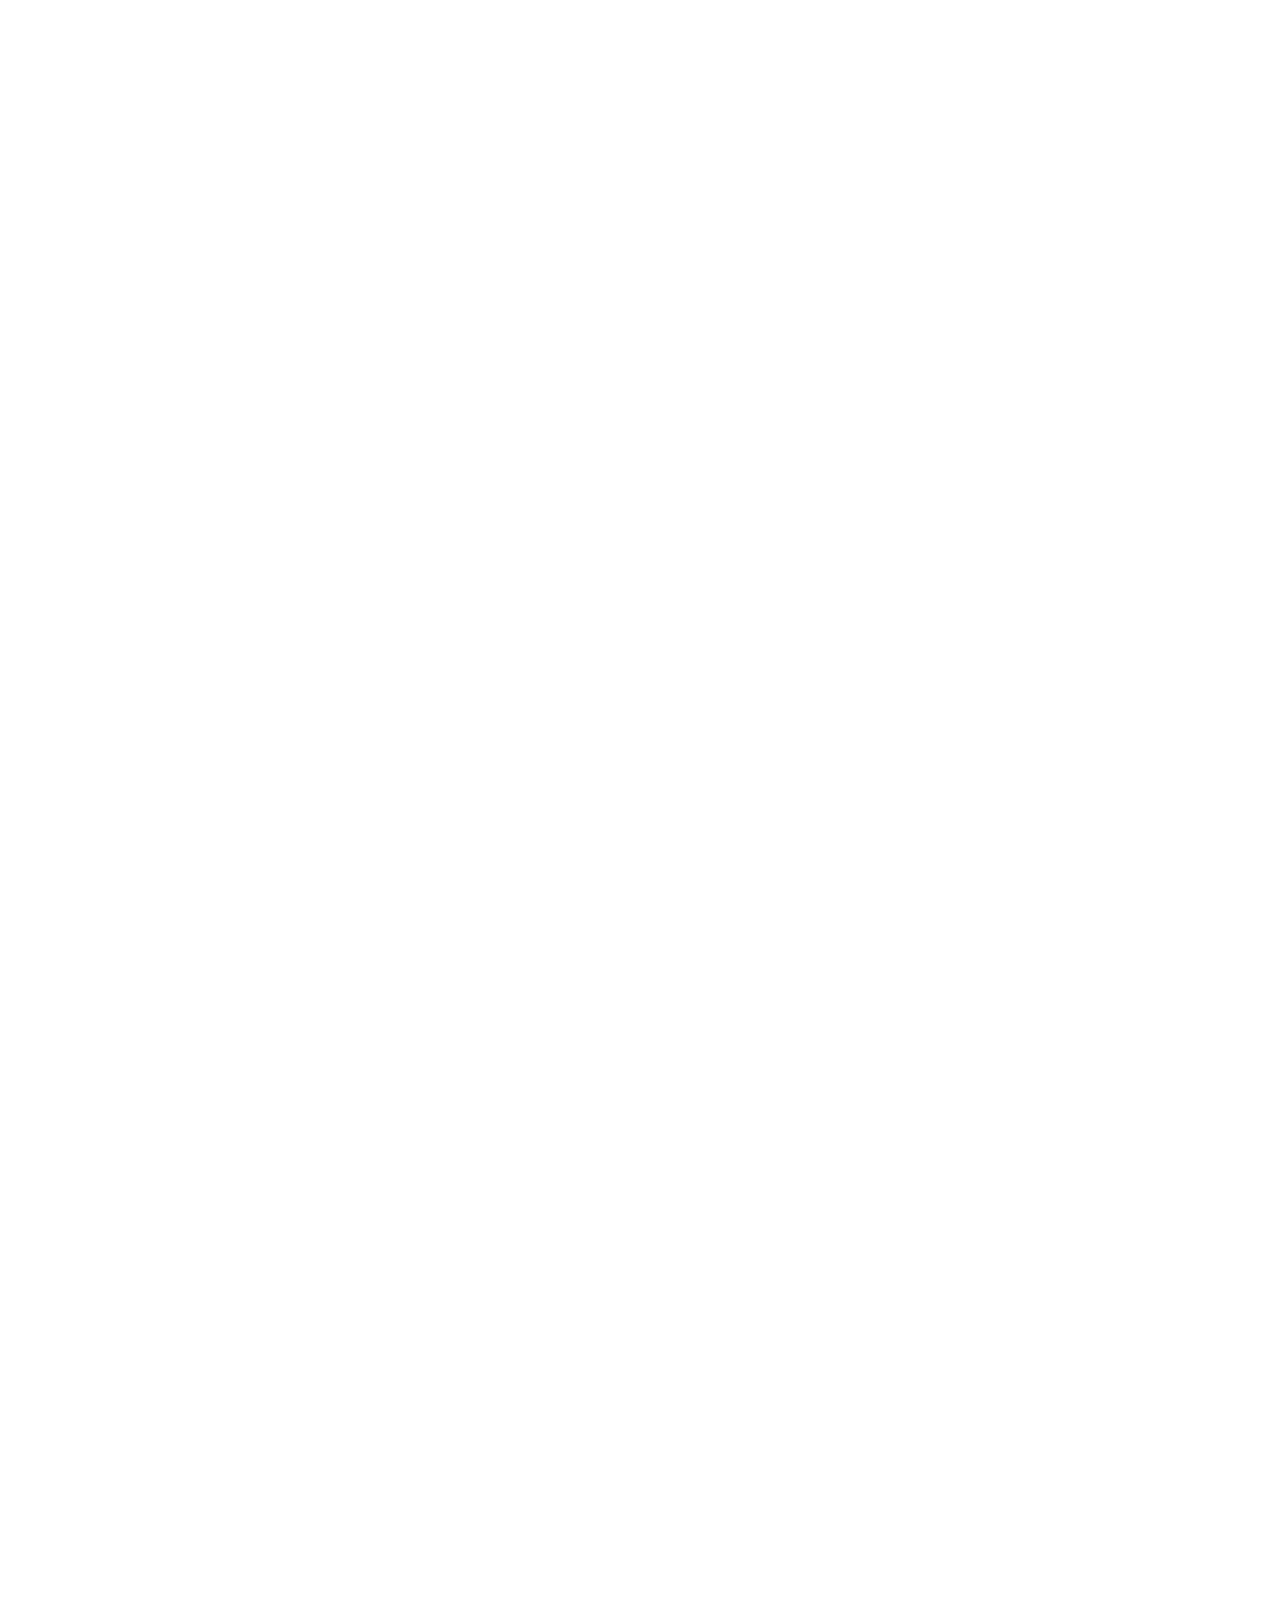
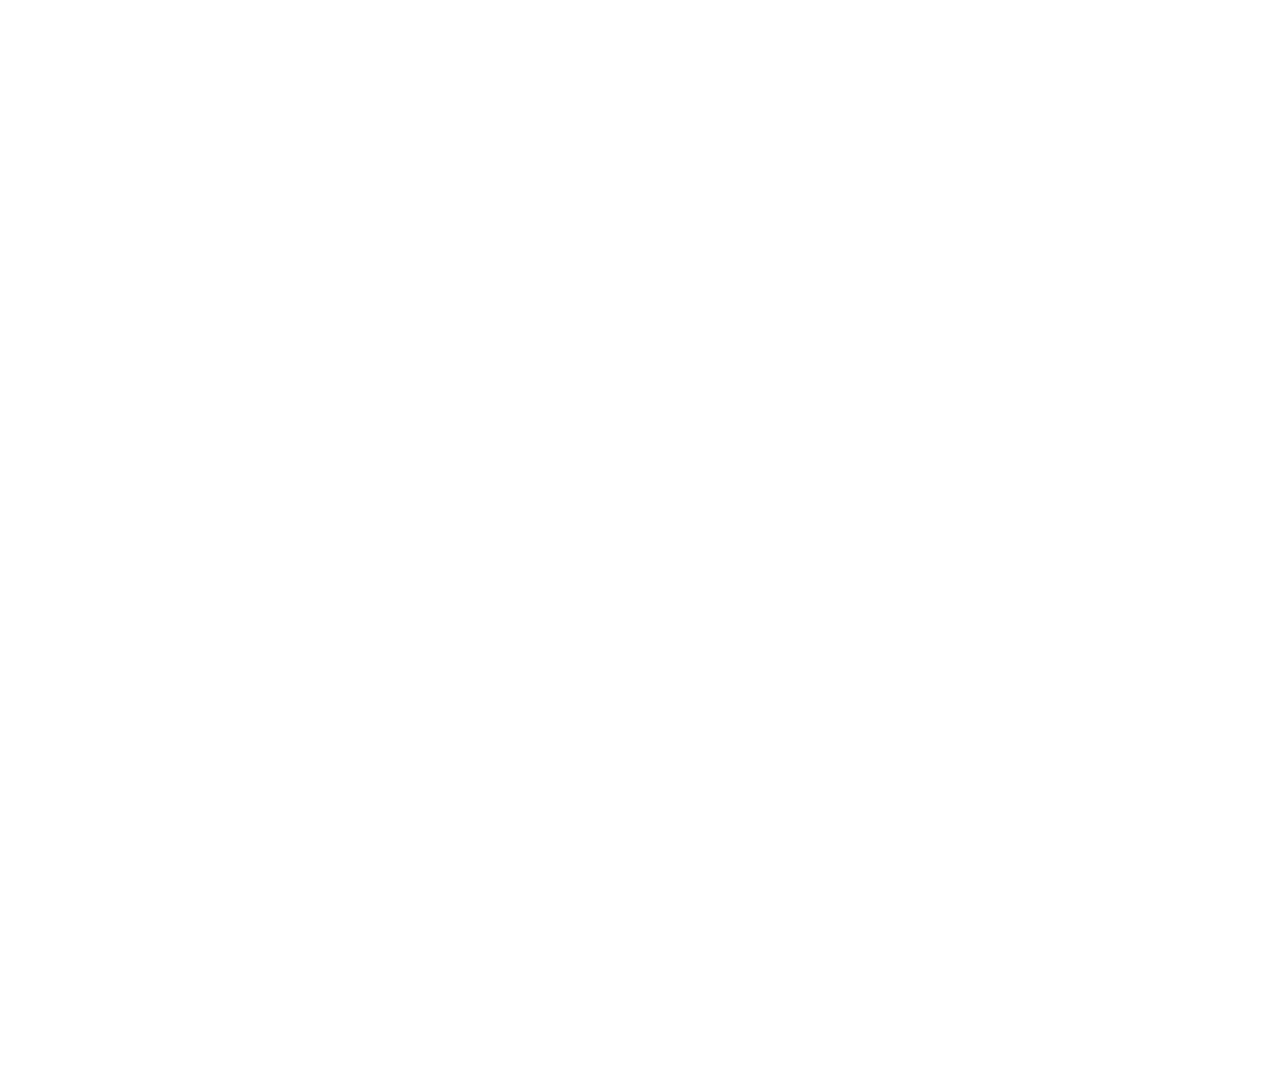
<file: aos-master/demo/simple.html>
<!DOCTYPE html>
<html>
  <head>
    <meta charset="utf-8">
    <title>AOS - Animate on scroll library</title>
    <meta name="viewport" content="width=device-width">
    <link rel="stylesheet" href="css/styles.css" />
    <link rel="stylesheet" href="../dist/aos.css" />
    <!--[if lt IE 9]>
    <script src="//html5shiv.googlecode.com/svn/trunk/html5.js"></script>
    <![endif]-->
  </head>
  <body>
    <div id="transcroller-body" class="aos-all">
      <div class="aos-item" data-aos="fade-up">
        <div class="aos-item__inner"><h3>1</h3></div>
      </div>
      <div class="aos-item" data-aos="fade-down">
        <div class="aos-item__inner"><h3>2</h3></div>
      </div>
      <div class="aos-item" data-aos="zoom-out-down">
        <div class="aos-item__inner"><h3>3</h3></div>
      </div>
      <div class="aos-item" data-aos="flip-down">
        <div class="aos-item__inner"><h3>4</h3></div>
      </div>
      <div class="aos-item" data-aos="flip-up">
        <div class="aos-item__inner"><h3>5</h3></div>
      </div>
      <div class="aos-item" data-aos="fade-down">
        <div class="aos-item__inner"><h3>6</h3></div>
      </div>
      <div class="aos-item" data-aos="fade-in">
        <div class="aos-item__inner"><h3>7</h3></div>
      </div>
      <div class="aos-item" data-aos="fade-down">
        <div class="aos-item__inner"><h3>8</h3></div>
      </div>
      <div class="aos-item" data-aos="fade-in">
        <div class="aos-item__inner"><h3>9</h3></div>
      </div>
      <div class="aos-item" data-aos="fade-down">
        <div class="aos-item__inner"><h3>10</h3></div>
      </div>
      <div class="aos-item" data-aos="fade-up">
        <div class="aos-item__inner"><h3>11</h3></div>
      </div>
      <div class="aos-item" data-aos="fade-down">
        <div class="aos-item__inner"><h3>12</h3></div>
      </div>
      <div class="aos-item" data-aos="fade-in">
        <div class="aos-item__inner"><h3>13</h3></div>
      </div>
      <div class="aos-item" data-aos="fade-up">
        <div class="aos-item__inner"><h3>14</h3></div>
      </div>
      <div class="aos-item" data-aos="fade-in">
        <div class="aos-item__inner"><h3>15</h3></div>
      </div>
      <div class="aos-item" data-aos="fade-up">
        <div class="aos-item__inner"><h3>16</h3></div>
      </div>
      <div class="aos-item" data-aos="fade-down">
        <div class="aos-item__inner"><h3>17</h3></div>
      </div>
      <div class="aos-item" data-aos="fade-up">
        <div class="aos-item__inner"><h3>18</h3></div>
      </div>
      <div class="aos-item" data-aos="zoom-out">
        <div class="aos-item__inner"><h3>19</h3></div>
      </div>
      <div class="aos-item" data-aos="fade-up">
        <div class="aos-item__inner"><h3>20</h3></div>
      </div>
      <div class="aos-item" data-aos="zoom-out">
        <div class="aos-item__inner"><h3>21</h3></div>
      </div>
      <div class="aos-item" data-aos="fade-in">
        <div class="aos-item__inner"><h3>22</h3></div>
      </div>
      <div class="aos-item" data-aos="zoom-out-up">
        <div class="aos-item__inner"><h3>23</h3></div>
      </div>
      <div class="aos-item" data-aos="zoom-out-down">
        <div class="aos-item__inner"><h3>24</h3></div>
      </div>
      <div class="aos-item" data-aos="fade-in">
        <div class="aos-item__inner"><h3>25</h3></div>
      </div>
      <div class="aos-item" data-aos="fade-in">
        <div class="aos-item__inner"><h3>26</h3></div>
      </div>
      <div class="aos-item" data-aos="fade-in">
        <div class="aos-item__inner"><h3>27</h3></div>
      </div>
      <div class="aos-item" data-aos="fade-in">
        <div class="aos-item__inner"><h3>28</h3></div>
      </div>
      <div class="aos-item" data-aos="fade-in">
        <div class="aos-item__inner"><h3>29</h3></div>
      </div>
      <div class="aos-item" data-aos="fade-in">
        <div class="aos-item__inner"><h3>30</h3></div>
      </div>
      <div class="aos-item" data-aos="fade-in">
        <div class="aos-item__inner"><h3>31</h3></div>
      </div>
      <div class="aos-item" data-aos="fade-in">
        <div class="aos-item__inner"><h3>32</h3></div>
      </div>
      <div class="aos-item" data-aos="fade-in">
        <div class="aos-item__inner"><h3>33</h3></div>
      </div>
      <div class="aos-item" data-aos="fade-in">
        <div class="aos-item__inner"><h3>34</h3></div>
      </div>
      <div class="aos-item" data-aos="fade-in">
        <div class="aos-item__inner"><h3>35</h3></div>
      </div>
      <div class="aos-item" data-aos="fade-in">
        <div class="aos-item__inner"><h3>36</h3></div>
      </div>
      <div class="aos-item" data-aos="fade-in">
        <div class="aos-item__inner"><h3>37</h3></div>
      </div>
      <div class="aos-item" data-aos="fade-in">
        <div class="aos-item__inner"><h3>38</h3></div>
      </div>
      <div class="aos-item" data-aos="fade-in">
        <div class="aos-item__inner"><h3>39</h3></div>
      </div>
      <div class="aos-item" data-aos="fade-in">
        <div class="aos-item__inner"><h3>40</h3></div>
      </div>
      <div class="aos-item" data-aos="fade-in">
        <div class="aos-item__inner"><h3>41</h3></div>
      </div>
      <div class="aos-item" data-aos="fade-in">
        <div class="aos-item__inner"><h3>42</h3></div>
      </div>
    </div>

    <script src="../dist/aos.js"></script>
    <script>
      AOS.init({
        easing: 'ease-in-out-sine'
      });
    </script>

    <!-- <script src="//cdnjs.cloudflare.com/ajax/libs/require.js/2.1.11/require.min.js"></script>
    <script>
      requirejs.config({
          baseUrl: '../dist',
      });

      require(['aos'], function(AOS){
          AOS.init({
              easing: 'ease-in-out-sine'
          });
      });
    </script> -->
  </body>
</html>
</file>
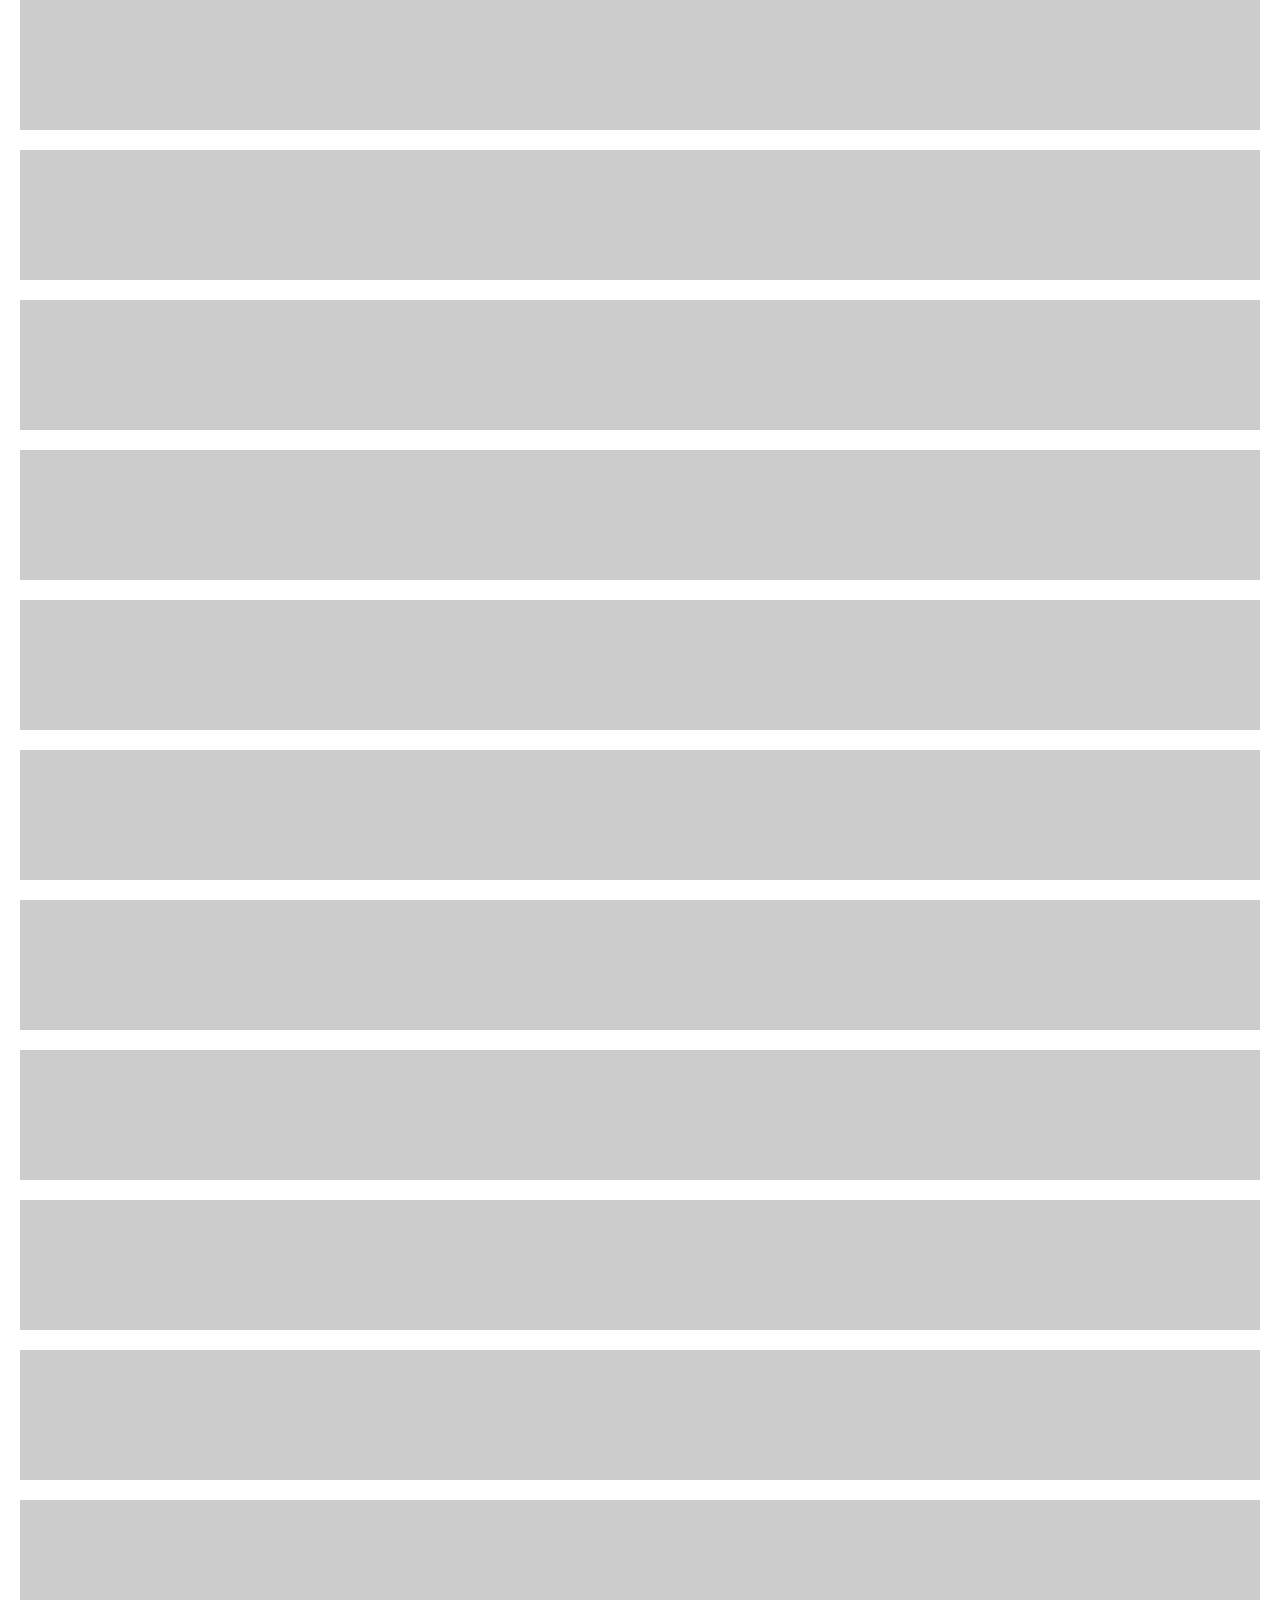
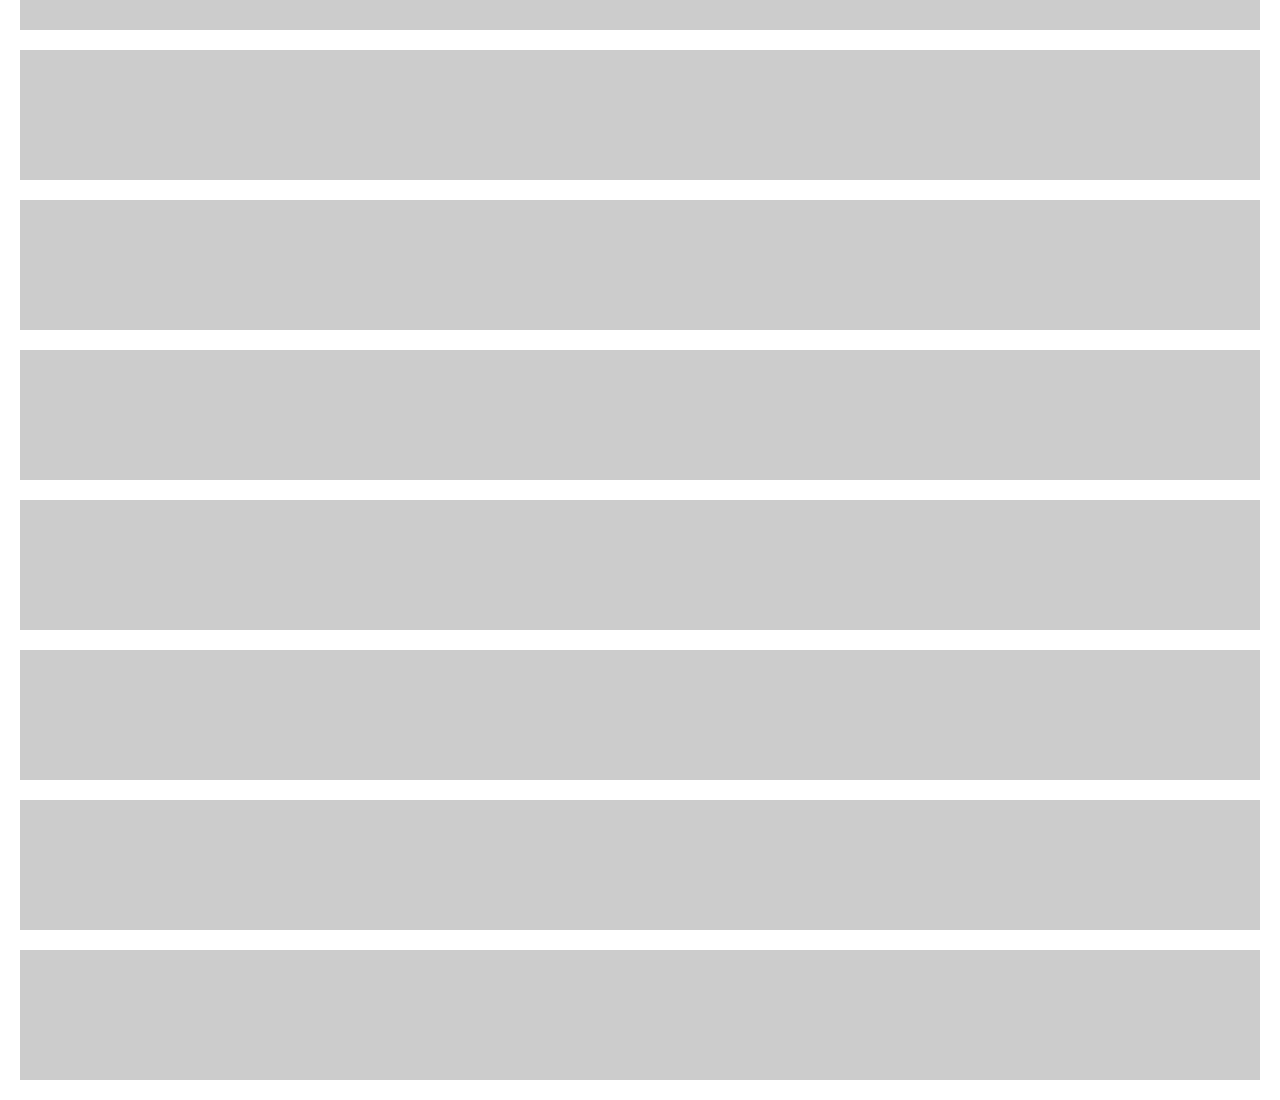
<file: aos-master/test/fixtures/aos-offset.fixture.html>
<!DOCTYPE html>
<html>
  <head>
    <title></title>
    <style type="text/css">
      * {box-sizing: border-box;}
      body {
        margin: 0; padding: 0 20px; text-align: center;
      }
      .aos-item {
        width: 100%; height: 130px; margin: 0 0 20px 0; background: #ccc;
      }
    </style>
  </head>
  <body class="body">
    <div class="aos-item aos-item--1" data-aos-offset="50" data-aos="fade"></div>
    <div class="aos-item aos-item--2" data-aos-offset="50" data-aos="fade-up"></div>
    <div class="aos-item aos-item--3" data-aos-offset="50" data-aos="fade-down"></div>
    <div class="aos-item aos-item--4" data-aos-offset="50" data-aos="fade-left"></div>
    <div class="aos-item aos-item--5" data-aos-offset="50" data-aos="fade-right"></div>
    <div class="aos-item aos-item--6" data-aos-offset="50" data-aos="flip-up"></div>
    <div class="aos-item aos-item--7" data-aos-offset="50" data-aos="flip-down"></div>
    <div class="aos-item aos-item--8" data-aos-offset="50" data-aos="flip-left"></div>
    <div class="aos-item aos-item--9" data-aos-offset="50" data-aos="flip-right"></div>
    <div class="aos-item aos-item--10" data-aos-offset="50" data-aos="zoom-in"></div>
    <div class="aos-item aos-item--11" data-aos-offset="50" data-aos="zoom-in-up"></div>
    <div class="aos-item aos-item--12" data-aos-offset="50" data-aos="zoom-in-down"></div>
    <div class="aos-item aos-item--13" data-aos-offset="50" data-aos="zoom-in-left"></div>
    <div class="aos-item aos-item--14" data-aos-offset="50" data-aos="zoom-in-right"></div>
    <div class="aos-item aos-item--15" data-aos-offset="50" data-aos="slide-up"></div>
    <div class="aos-item aos-item--16" data-aos-offset="50" data-aos="slide-down"></div>
    <div class="aos-item aos-item--17" data-aos-offset="50" data-aos="slide-left"></div>
    <div class="aos-item aos-item--18" data-aos-offset="50" data-aos="slide-right"></div>
  </body>
</html>
</file>
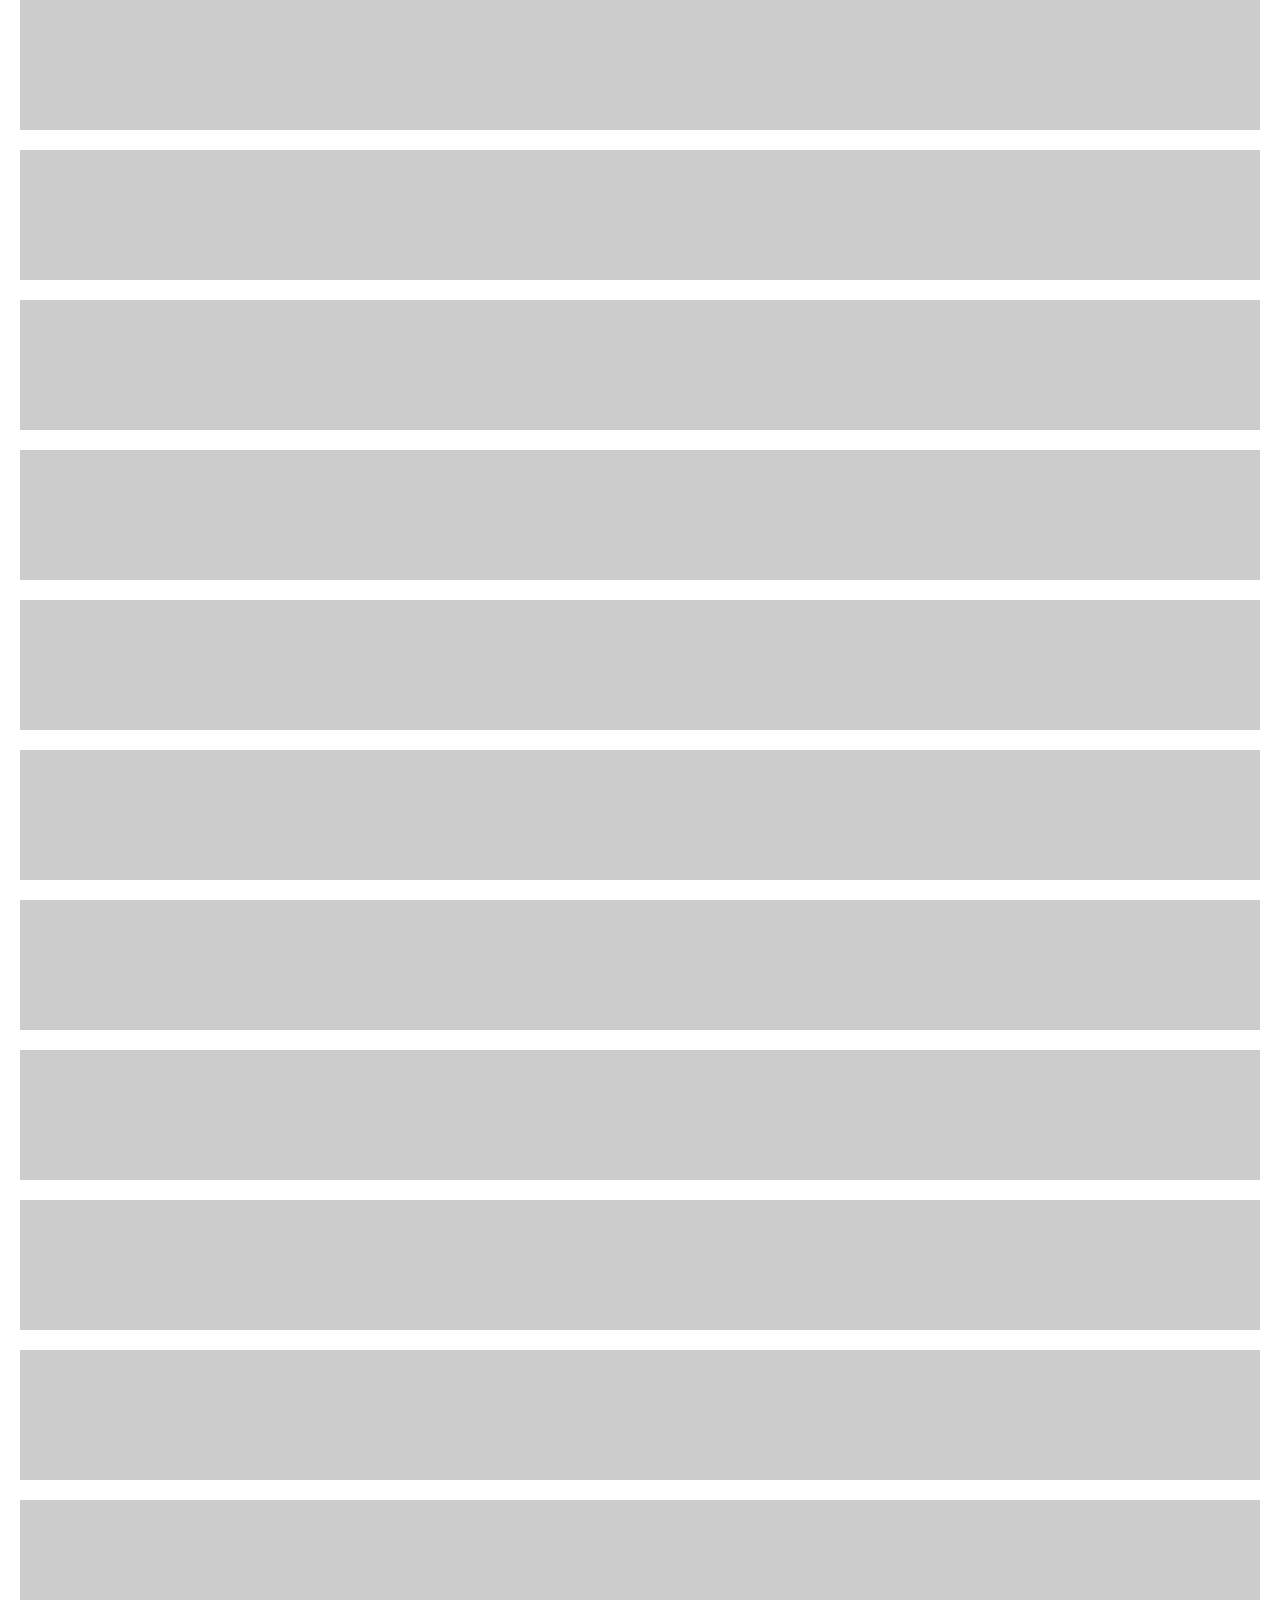
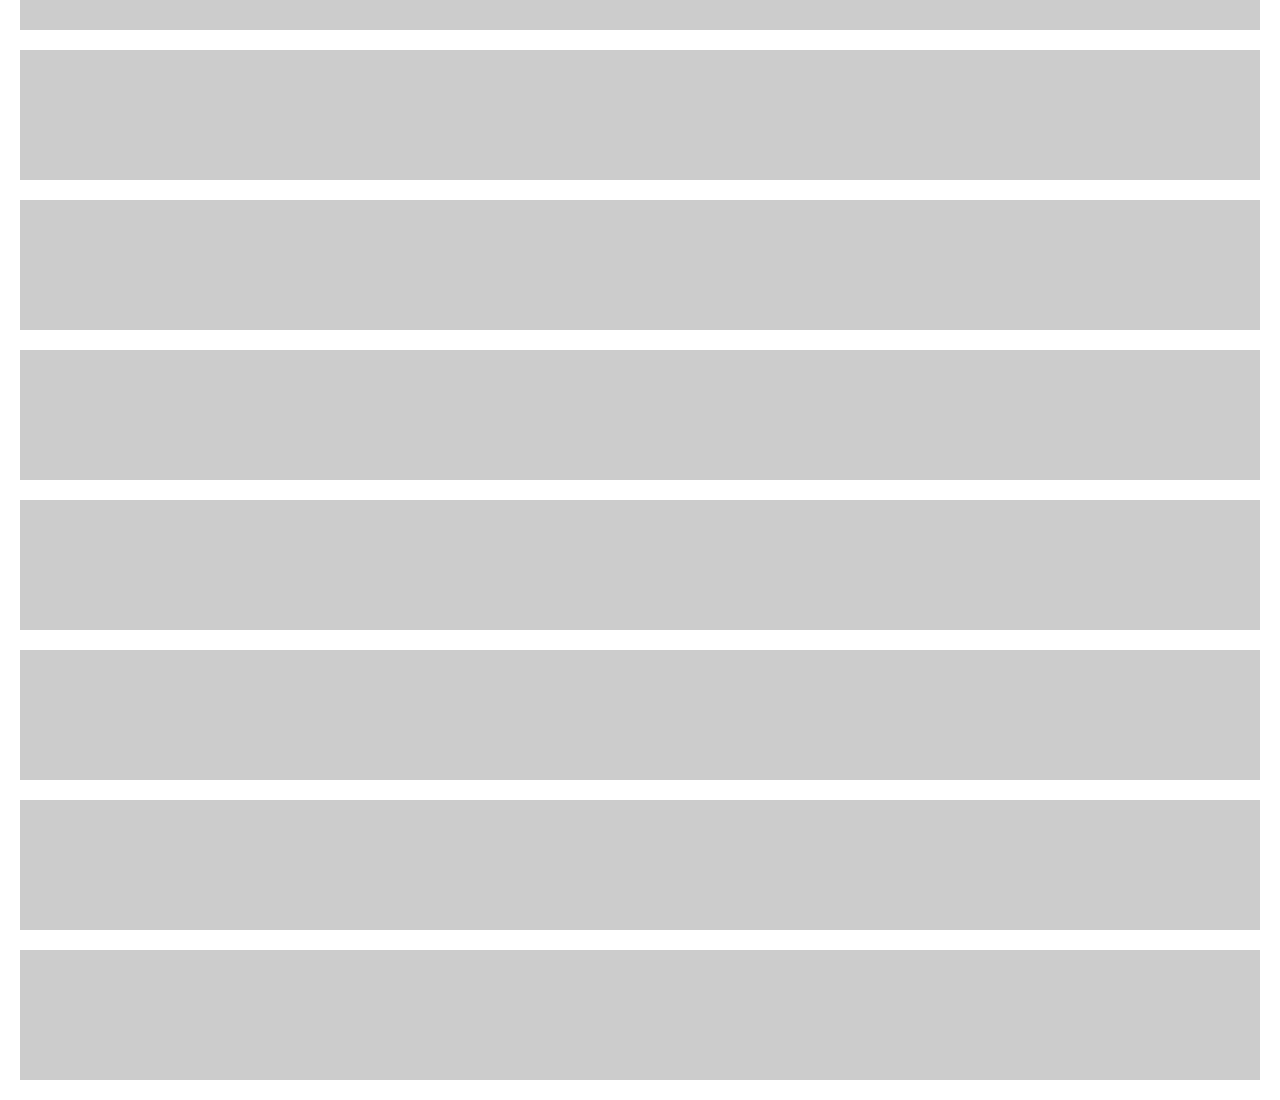
<file: aos-master/test/fixtures/aos.fixture.html>
<!DOCTYPE html>
<html>
  <head>
    <title></title>
    <style type="text/css">
      * {box-sizing: border-box;}
      body {
        margin: 0; padding: 0 20px; text-align: center;
      }
      .aos-item {
        width: 100%; height: 130px; margin: 0 0 20px 0; background: #ccc;
      }
    </style>
  </head>
  <body class="body">
    <div class="aos-item aos-item--1" data-aos="fade"></div>
    <div class="aos-item aos-item--2" data-aos="fade-up"></div>
    <div class="aos-item aos-item--3" data-aos="fade-down"></div>
    <div class="aos-item aos-item--4" data-aos="fade-left"></div>
    <div class="aos-item aos-item--5" data-aos="fade-right"></div>
    <div class="aos-item aos-item--6" data-aos="flip-up"></div>
    <div class="aos-item aos-item--7" data-aos="flip-down"></div>
    <div class="aos-item aos-item--8" data-aos="flip-left"></div>
    <div class="aos-item aos-item--9" data-aos="flip-right"></div>
    <div class="aos-item aos-item--10" data-aos="zoom-in"></div>
    <div class="aos-item aos-item--11" data-aos="zoom-in-up"></div>
    <div class="aos-item aos-item--12" data-aos="zoom-in-down"></div>
    <div class="aos-item aos-item--13" data-aos="zoom-in-left"></div>
    <div class="aos-item aos-item--14" data-aos="zoom-in-right"></div>
    <div class="aos-item aos-item--15" data-aos="slide-up"></div>
    <div class="aos-item aos-item--16" data-aos="slide-down"></div>
    <div class="aos-item aos-item--17" data-aos="slide-left"></div>
    <div class="aos-item aos-item--18" data-aos="slide-right"></div>
  </body>
</html>
</file>
<file: styles.css>
* {
  margin: 0;
  padding: 0;
  box-sizing: border-box;
}

body {
  background-color: black;
  position: relative;
}

.menu-overlay {
  position: fixed;
  top: 0;
  left: 0;
  width: 100%;
  height: 100vh;
  background-color: rgba(0, 0, 0, 0.96);
  z-index: 100000;
  display: flex;
  gap: 30px;
  flex-direction: column;
  justify-content: center;
  align-items: center;
  opacity: 0;
  pointer-events: none;
  transition: opacity 0.28s ease;
}

.menu-overlay.open {
  display: flex;
  opacity: 1;
  pointer-events: auto;
  /* allow clicks when visible */
}

.menu-overlay a {
  color: #fff;
  text-decoration: none;
  font-size: 20px;
  transition: transform 0.4s ease;
}

.menu-overlay button {
  position: absolute;
  top: 20px;
  right: 20px;
  background: transparent;
  color: #fff;
  border: none;
  font-size: 25px;
}

.menu-overlay a:hover {
  transform: scale(1.1);
  cursor: pointer;
}

.hero {
  width: 100%;
  position: relative;
}

nav {
  display: flex;
  justify-content: space-between;
  align-items: center;
  padding: 20px;
  position: fixed;
  top: 0;
  width: 100%;
  z-index: 1000;
  background-color: black;
  box-shadow: 0 4px 8px 0 rgba(0, 0, 0, 0.2), 0 6px 20px 0 rgba(0, 0, 0, 0.19);
}

.nav-left {
  display: flex;
  gap: 20px;
  align-items: center;
}

.nav-right {
  display: flex;
  gap: 20px;
  align-items: center;
}

.nav-right .sup {
  border: 1px solid #fff;
  padding: 4px 15px;
  border-radius: 20px;

}

nav a {
  color: #fff;
  text-decoration: none;
}

nav i {
  color: #fff;
}

.menu {
  display: none;
  font-size: 28px;
  background-color: transparent;
  border: none;
}

.hero-main {
  display: flex;
  justify-content: center;
  gap: 30px;
  width: 100%;
  margin-top: 140px;
  top: 28%;
  font-family: Helvetica, sans-serif;
}

.hero-left {
  width: 40%;
  display: flex;
  flex-direction: column;
  gap: 60px;
  position: relative;
}

.hero-left h2 {
  font-size: 44px;
  line-height: 58px;
  font-weight: 500;
  color: #fff;
}

.hero-left p {
  font-size: 18px;
  line-height: 24px;
  font-weight: 400;
  color: rgb(144, 144, 144);
}

.actions {
  display: flex;
  gap: 20px;
}

.actions a {
  text-decoration: none;
}

.actions .sign-up {
  background-color: #fff;
  color: black;
  padding: 8px 20px;
  border-radius: 50px;
  font-size: 14px;
  transition: transform 0.4s ease;
}

.actions .sign-up:hover {
  transform: scale(1.1);
}

.actions .download {
  background-color: transparent;
  color: #fff;
  border: 1px solid #fff;
  border-radius: 50px;
  font-size: 13px;
  display: flex;
  justify-content: center;
  gap: 10px;
  align-items: center;
  padding: 10px 15px;
  transition: background-color 0.4s ease, color 0.4s ease;
}

.actions .download:hover {
  background-color: white;
  color: black;
}

.sponsors {
  display: flex;
  align-items: center;
  gap: 20px;
  position: absolute;
  bottom: 20px;
}



.hero-right {
  width: 40%;
  display: flex;
  justify-content: center;
}

.hero-right video {
  width: 60%;
}

.s-partner {
  width: 100%;
  margin-top: 180px;
  color: #fff;
}

.s-partner h2 {
  text-align: center;
  font-size: 35px;
  line-height: 47px;
  font-weight: 500;
}

.secure-container {
  display: flex;
  justify-content: center;
  gap: 30px;
  padding: 20px 40px;
  margin-top: 50px;
}

.secure-container img {
  width: 100px;
}

.secure {
  display: flex;
  flex-direction: column;
  align-items: center;
  text-align: center;
}

.secure a {
  color: #fff;
}

.secure h2 {
  font-size: 16px;
  line-height: 20px;
  color: #fff;
  font-weight: 500;
}

.secure p {
  font-size: 14px;
  line-height: 24px;
  color: rgb(179, 179, 179);
}

.build {
  display: flex;
  justify-content: center;
  margin-top: 100px;
  align-items: center;
}

.build-left {
  width: 45%;
  display: flex;
  flex-direction: column;
  gap: 30px;
  padding-left: 50px;
}

.build-left h2 {
  color: #fff;
  font-size: 35px;
  font-weight: 600;
  line-height: 47px;
}

.build-left p {
  color: rgb(179, 179, 179);
  font-size: 18px;
  line-height: 24px;
}

.build-left a {
  background-color: #fff;
  color: black;
  padding: 10px 20px;
  font-weight: 500;
  border-radius: 50px;
  text-decoration: none;
  align-self: flex-start;
  transition: transform 0.4s ease;
}

.build-left a:hover {
  transform: scale(1.1);
}

.build-right {
  width: 45%;
  display: flex;
  flex-direction: column;
  gap: 20px;
}

.build-right img {
  width: 48px;
}

.coins-top,
.coins-bottom {
  display: flex;
  gap: 20px;
}

.coin {
  border: 1px solid rgb(56, 56, 56);
  width: 33.33%;
  padding: 30px 20px;
  border-radius: 20px;
  transition: border 0.4s ease;
}

.coin:hover {
  cursor: pointer;
  border: 2px solid white;
}

.coin .ctext {
  font-size: 16px;
  line-height: 20px;
  color: rgb(217, 217, 217);
}

.percent-red {
  font-size: 24px;
  line-height: 24px;
  font-weight: 600;
  color: rgb(235, 75, 109);
}

.percent-green {
  font-size: 24px;
  line-height: 24px;
  color: rgb(49, 189, 101);
  font-weight: 600;
}

.gateway {
  width: 100%;
  margin: 100px auto;
  padding: 0px 50px;
}

.gateway h2 {
  text-align: center;
  color: #fff;
  font-size: 35px;
  line-height: 47px;
  font-weight: 500;
}

.g-ways {
  display: flex;
  gap: 60px;
  flex-direction: row;
  margin: 100px auto;
  justify-content: center;
}

.g-ways img {
  width: 120px;
}

.gate {
  display: flex;
  flex-direction: column;
  align-items: center;
  border: 2px solid rgb(56, 56, 56);
  border-radius: 20px;
  padding: 30px;
  transition: border-color 0.4s ease;
}

.gate:hover {
  cursor: pointer;
  border-color: #fff;
}

.gate a {
  background-color: rgb(26, 26, 26);
  color: #fff;
  padding: 5px;
  text-decoration: none;
  border-radius: 50px;
  display: block;
  bottom: 0;
}

.g-text {
  font-size: 16px;
  line-height: 20px;
  color: #fff;
}

.g-mini {
  font-size: 14px;
  line-height: 16px;
  color: rgb(179, 179, 179);
}

.g-two {
  text-align: center;
  display: flex;
  flex-direction: column;
  justify-content: space-between;
  gap: 30px;
}

.find {
  display: flex;
  flex-direction: column;
  gap: 50px;
}

.find h2 {
  color: #fff;
  text-align: center;
  font-size: 35px;
  line-height: 47px;
}

.find p {
  color: #fff;
  text-align: center;
  margin-top: 30px;
  font-size: 18px;
  line-height: 24px;
}

.find-left,
.find-right {
  width: 100%;
}

.find-right {
  display: flex;
  justify-content: center;
}

.find-right video {
  width: 70%;
}

.questions {
  display: flex;
  flex-direction: column;
  gap: 30px;
  margin-top: 100px;
}

.questions h2 {
  color: #fff;
  text-align: center;
  font-size: 47px;
  line-height: 62px;
}


.accordion {
  width: 90%;
  max-width: 1000px;
  margin: 40px auto;
  color: #fff;
}

.accordion .item {
  border-bottom: 1px solid #fff;
  margin-bottom: 12px;
  overflow: hidden;
}

.accordion .trigger {
  width: 100%;
  background: transparent;
  border: none;
  color: #fff;
  padding: 18px 20px;
  display: flex;
  align-items: center;
  justify-content: space-between;
  gap: 12px;
  cursor: pointer;
  text-align: left;
}


.accordion .left {
  display: flex;
  align-items: center;
  gap: 12px;
}

.accordion .title {
  font-size: 18px;
  line-height: 22px;
  font-weight: 500;
}

.chev {
  transition: transform 0.25s ease;
  display: flex;
  align-items: center;
  justify-content: center;
}

.content-wrap {
  max-height: 0;
  overflow: hidden;
  transition: max-height 0.35s ease, padding 0.35s ease;
  padding: 0 20px;
  background: transparent;
}

.content {
  padding: 15px 0 30px 0;
  color: rgb(179, 179, 179);
  font-size: 15px;
  line-height: 24px;
}

.item[aria-expanded="true"] .chev {
  transform: rotate(45deg);
}

.item[aria-expanded="true"] .content-wrap {
  max-height: 600px;
  padding: 15px 20px;
}

@media screen and (max-width: 768px) {
  .accordion {
    width: 95%;
  }
}




@media screen and (max-width: 768px) {
  .nav-right i {
    display: none;
  }

  .abt,
  .copy {
    display: none;
  }

  .menu {
    display: flex;
  }

  .hero-main {
    flex-direction: column;
  }

  .hero-left,
  .hero-right {
    width: 100%;
  }

  .hero-left {
    gap: 40px;
    align-items: center;
    text-align: center;
  }

  .hero-left h2 {
    font-size: 35px;
  }

  .sponsors {
    display: none;
  }

  .hero-right {
    margin-top: 50px;
  }

  .hero-right video {
    width: 40%;
  }

  .secure-container {
    flex-direction: column;
    padding: 10px;
  }

  .secure-container img {
    width: 100px;
  }

  .secure {
    flex-direction: row;
  }

  .secure-text h2 {
    text-align: left;
  }

  .secure p {
    font-size: 12px;
    line-height: 22px;
    text-align: left;
  }

  .build {
    flex-direction: column;
    gap: 80px;
  }

  .build-left,
  .build-right {
    width: 90%;
    margin: auto;
  }

  .build-left {
    padding-left: 20px;
  }

  .build-right {
    gap: 50px;
  }

  .coin {
    margin: auto;
  }

  .gateway h2 {
    font-size: 28px;
    line-height: 37px;
  }

  .g-ways {
    flex-direction: column;
  }

  .gate {
    flex-direction: row;
    padding: 0px;
  }

  .g-two {
    gap: 5px;
    text-align: left;
  }


  .g-two a {
    display: none;
  }

  .find h2 {
    font-size: 28px;
    line-height: 37px;
  }

  .find p {
    font-size: 16px;
    line-height: 22px;
  }

  .questions h2 {
    font-size: 24px;
    line-height: 31px;
  }

}

@media screen and (max-width: 400px) {
  .coin {
    width: 50%;
  }
}
</file>
<file: about.css>
* {
  margin: 0;
  padding: 0;
  box-sizing: border-box;
}

body {
  background-color: black;
  position: relative;
  font-family: Inter, sans-serif;
}

.menu-overlay {
  position: fixed;
  top: 0;
  left: 0;
  width: 100%;
  height: 100vh;
  background-color: rgba(0, 0, 0, 0.96);
  z-index: 100000;
  display: flex;
  gap: 30px;
  flex-direction: column;
  justify-content: center;
  align-items: center;
  opacity: 0;
  pointer-events: none;
  transition: opacity 0.28s ease;
}

.menu-overlay.open {
  display: flex;
  opacity: 1;
  pointer-events: auto;
}

.menu-overlay a {
  color: #fff;
  text-decoration: none;
  font-size: 20px;
  transition: transform 0.4s ease;
}

.menu-overlay button {
  position: absolute;
  top: 20px;
  right: 20px;
  background: transparent;
  color: #fff;
  border: none;
  font-size: 25px;
}

.menu-overlay a:hover {
  transform: scale(1.1);
  cursor: pointer;
}

nav {
  display: flex;
  justify-content: space-between;
  align-items: center;
  padding: 20px;
  position: fixed;
  top: 0;
  width: 100%;
  z-index: 1000;
  background-color: black;
  box-shadow: 0 4px 8px 0 rgba(0, 0, 0, 0.2), 0 6px 20px 0 rgba(0, 0, 0, 0.19);
}

.nav-left {
  display: flex;
  gap: 20px;
  align-items: center;
}

.nav-right {
  display: flex;
  gap: 20px;
  align-items: center;
}

.nav-right .sup {
  border: 1px solid #fff;
  padding: 4px 15px;
  border-radius: 20px;

}

nav a {
  color: #fff;
  text-decoration: none;
}

nav i {
  color: #fff;
}

.menu {
  display: none;
  font-size: 28px;
  background-color: transparent;
  border: none;
}

/* HERO SECTION */

.hero {
  width: 100%;
  margin-top: 190px;
  display: flex;
  justify-content: center;
}

.hero-div {
  display: flex;
  gap: 40px;
  flex-direction: column;
  justify-content: center;
  align-items: center;
  width: 50%;
  text-align: center;
}

.hero-text {
  display: flex;
  flex-direction: column;
  gap: 30px;
}

.ht-1 p,
.ht-2 p {
  font-size: 18px;
  line-height: 32px;
  font-weight: 300;
  color: rgb(255, 255, 255);
}

.vm {
  width: 100%;
  display: flex;
  margin-top: 180px;
}

.vision,
.mission {
  width: 50%;
  height: 400px;
  background-color: rgb(29, 29, 29);
  display: flex;
  justify-content: center;
  flex-direction: column;
  gap: 30px;
  transition: background-color 0.4s ease, color 0.4s ease;
  position: relative;
  padding-left: 50px;
  padding-top: 50px;
}

.vision {
  padding-right: 20px;
}

.square {
  position: absolute;
  top: 50px;
  left: 40px;
  z-index: 3;
}

.vision h2,
.mission h2 {
  color: rgb(255, 255, 255);
  font-size: 44px;
  line-height: 58px;
  font-weight: 700;
  transition: color 0.4s ease;
}

.vision p,
.mission p {
  color: #fff;
  font-size: 16px;
  line-height: 29px;
  font-weight: 400;
}

.vision:hover,
.mission:hover {
  background-color: #fafafa;
  color: black;
}

.vision:hover h2,
.mission:hover h2 {
  color: black;
}


.vision:hover p,
.mission:hover p {
  color: black;
}

.introduction {
  width: 100%;
  padding-top: 50px;
  padding-bottom: 50px;
  display: flex;
  justify-content: center;
  background-color: #fafafa;
}

.intro-main {
  width: 85%;
  display: flex;
  align-items: center;
}

.introduction h2 {
  font-size: 40px;
  line-height: 58px;
  font-weight: 700;
}

.intro-left {
  width: 60%;
  display: flex;
  flex-direction: column;
  gap: 40px;
}

.intro-right {
  display: flex;
  justify-content: center;
}

.intro-text {
  display: flex;
  flex-direction: column;
  gap: 40px;
}

.intro-text p {
  font-size: 16px;
  line-height: 29px;
  font-weight: 400;
}

.more-text {
  display: flex;
  flex-direction: column;
  gap: 40px;
  display: none;
}

.show-more {
  display: flex;
}

.intro-left button {
  align-self: flex-start;
  background: none;
  border: none;
  font-size: 16px;
  line-height: 29px;
  font-weight: 400;
  cursor: pointer;
  transition: text-decoration 0.4s ease;
}

.intro-left button:hover {
  text-decoration: underline;
}

.intro-right {
  width: 40%;
}

.mainstream {
  width: 100%;
  background-color: black;
  color: rgb(255, 255, 255);
  display: flex;
  justify-content: center;
  padding-top: 50px;
}

.mainstream-main {
  width: 70%;
  display: flex;
  flex-direction: column;
  gap: 30px;
}

.mainstream-text {
  display: flex;
  flex-direction: column;
  gap: 40px;
}

.mainstream-text p {
  font-size: 16px;
  font-weight: 400;
  line-height: 29px;
}

.mainstream-more {
  display: none;
}

.show {
  display: block;
}

.mainstream-main button {
  align-self: flex-start;
  background: none;
  border: none;
  font-size: 16px;
  line-height: 29px;
  font-weight: 400;
  cursor: pointer;
  color: rgb(255, 255, 255);
  transition: text-decoration 0.4s ease;
}



@media screen and (max-width: 768px) {
  .nav-right i {
    display: none;
  }

  .abt,
  .copy {
    display: none;
  }

  .menu {
    display: flex;
  }


  .hero-div {
    width: 95%;
    text-align: center;
  }

  .ht-1 p,
  .ht-2 p {
    font-size: 18px;
    line-height: 32px;
    font-weight: 300;
    color: rgb(255, 255, 255);
  }

  .vm {
    flex-direction: column;
  }

  .vision,
  .mission {
    width: 100%;
    padding: 20px;
  }

  .intro-main {
    flex-direction: column;
  }

  .intro-left,
  .intro-right {
    width: 100%;
  }

  .intro-right {
    display: flex;
    justify-content: center;
  }

  .intro-text p {
    font-size: 14px;
    line-height: 22px;
    font-weight: 400;
  }

  .mainstream-main {
    width: 90%;
  }

  .mainstream-text p {
    font-size: 14px;
    line-height: 22px;
  }
}

@media screen and (min-width: 1200px) {
  .hero {
    height: 100vh;
    margin-top: 80px;
  }
}
</file>
<file: dashboard/dashboard.css>
* {
  margin: 0;
  padding: 0;
  box-sizing: border-box;
}

body {
  position: relative;
  font-family: Inter, sans-serif;
}

.menu-overlay {
  position: fixed;
  top: 0;
  left: 0;
  width: 100%;
  height: 100vh;
  background-color: rgba(0, 0, 0, 0.96);
  z-index: 100000;
  display: flex;
  gap: 30px;
  flex-direction: column;
  justify-content: center;
  align-items: center;
  opacity: 0;
  pointer-events: none;
  transition: opacity 0.28s ease;
}

.menu-overlay.open {
  display: flex;
  opacity: 1;
  pointer-events: auto;
}

.menu-overlay a {
  color: #fff;
  text-decoration: none;
  font-size: 20px;
  transition: transform 0.4s ease;
}

.menu-overlay button {
  position: absolute;
  top: 20px;
  right: 20px;
  background: transparent;
  color: #fff;
  border: none;
  font-size: 25px;
}

.menu-overlay a:hover {
  transform: scale(1.1);
  cursor: pointer;
}

nav {
  display: flex;
  justify-content: space-between;
  align-items: center;
  padding: 10px;
  position: fixed;
  top: 0;
  width: 100%;
  z-index: 1000;
  background-color: black;
  box-shadow: 0 4px 8px 0 rgba(0, 0, 0, 0.2), 0 6px 20px 0 rgba(0, 0, 0, 0.19);
}

.nav-left {
  display: flex;
  gap: 20px;
  align-items: center;
}

.nav-left a i {
  transition: transform 0.4s ease;
}

.nav-left a:hover i {
  transform: rotate(-90deg);
}

.nav-right {
  display: flex;
  gap: 20px;
  align-items: center;
}

.nav-right .sup {
  border: 1px solid #fff;
  padding: 4px 15px;
  border-radius: 20px;

}

nav a {
  color: #fff;
  text-decoration: none;
  font-size: 14px;
}

nav i {
  color: #fff;
}

.deposit {
  border: 1px solid #fff;
  padding: 5px 10px;
  border-radius: 50px;
  transition: background-color 0.4s ease;
}

.deposit:hover {
  background-color: #fff;
  color: black;
}

.menu {
  display: none;
  font-size: 28px;
  background-color: transparent;
  border: none;
}

.dash-main {
  width: 90%;
  height: 100vh;
  margin: 70px auto 0 auto;
  padding: 20px;
  border: 1px solid red;
}

.overview {
  font-weight: 500;
}

.user-details {
  width: 100%;
  display: flex;
  justify-content: space-between;
  margin-top: 10px;
  gap: 10px;
}



.user-main {
  width: 25%;
  display: flex;
  gap: 10px;
  align-items: center;
  border-right: 2px solid rgb(240, 240, 240);
  padding-right: 10px;
}

.user-main-left {
  width: 40%;
  display: flex;
  justify-content: flex-start;
  align-items: center;
}

.user-main-left img {
  width: 100%;
  height: 100%;
  object-fit: contain;
}

.user-main-text {
  width: 60%;
  display: flex;
  gap: 5px;
  flex-direction: column;
}

.text-mail {
  font-size: 13px;
  line-height: 24px;
  font-weight: 600;
  color: black;
}

.gray {
  font-size: 12px;
  color: rgb(187, 189, 187);
}

.user-r {
  width: 18.75%;
  display: flex;
  gap: 5px;
  flex-direction: column;
  justify-content: center;
}

.main-e {
  font-size: 16px;
}

.user-verification a {
  text-decoration: none;
  color: black;
  border: 1px solid black;
  padding: 5px 15px;
  border-radius: 50px;
  align-self: flex-start;
  font-size: 12px;
}

.user-country .country-text {
  font-size: 13px;
}

.user-trading .regular {
  border: 1px solid black;
  border-radius: 5px;
  padding: 5px;
  text-decoration: none;
  font-size: 12px;
  color: black;
  align-self: flex-start;
}


@media screen and (max-width: 768px) {
  .nav-right i {
    display: none;
  }

  .abt,
  .copy,
  .history {
    display: none;
  }

  .menu {
    display: flex;
  }

  .user-details {
    margin-top: 30px;
    flex-direction: column;
  }

  .user,
  .user-r {
    width: 100%;
  }

  .user-main {
    border: none;
  }

  .user-main-left {
    width: 10%;
  }

  .user-main-left img {
    width: 50px;
  }

  .user-main-text {
    width: 90%;
  }

  .user-r {
    flex-direction: row;
    justify-content: space-between;
  }

  .user-r p {
    font-size: 13px;
    cursor: pointer;
  }

  .user-verification a {
    font-weight: 600;
    padding: 2px 10xp;
  }
}

@media screen and (max-width: 400px) {
  .user-main-left {
    width: 20%;
  }

  .user-main-text {
    width: 80%;
  }
}
</file>
<file: login/login.css>
* {
  margin: 0;
  padding: 0;
  box-sizing: border-box;
}

body {
  position: relative;
  font-family: Inter, sans-serif;
}

.menu-overlay {
  position: fixed;
  top: 0;
  left: 0;
  width: 100%;
  height: 100vh;
  background-color: rgba(0, 0, 0, 0.96);
  z-index: 100000;
  display: flex;
  gap: 30px;
  flex-direction: column;
  justify-content: center;
  align-items: center;
  opacity: 0;
  pointer-events: none;
  transition: opacity 0.28s ease;
}

.menu-overlay.open {
  display: flex;
  opacity: 1;
  pointer-events: auto;
}

.menu-overlay a {
  color: #fff;
  text-decoration: none;
  font-size: 20px;
  transition: transform 0.4s ease;
}

.menu-overlay button {
  position: absolute;
  top: 20px;
  right: 20px;
  background: transparent;
  color: #fff;
  border: none;
  font-size: 25px;
}

.menu-overlay a:hover {
  transform: scale(1.1);
  cursor: pointer;
}


nav {
  display: flex;
  justify-content: space-between;
  align-items: center;
  padding: 10px;
  position: fixed;
  top: 0;
  width: 100%;
  z-index: 1000;
  background-color: black;
  box-shadow: 0 4px 8px 0 rgba(0, 0, 0, 0.2), 0 6px 20px 0 rgba(0, 0, 0, 0.19);
}

.nav-left {
  display: flex;
  gap: 20px;
  align-items: center;
}

.nav-right {
  display: flex;
  gap: 20px;
  align-items: center;
}

.nav-right .sup {
  border: 1px solid #fff;
  padding: 4px 15px;
  border-radius: 20px;
  transition: background-color 0.4s ease;
}

.nav-right .sup:hover {
  cursor: pointer;
  background-color: white;
  color: black;
}

nav a {
  color: #fff;
  text-decoration: none;
}

nav i {
  color: #fff;
}

.menu {
  display: none;
  font-size: 28px;
  background-color: transparent;
  border: none;
}

.login {
  margin-top: 69px;
  height: 140vh;
  display: flex;
}

.login-left {
  width: 40%;
  height: 100%;
  background-color: rgb(18, 18, 18);
  display: flex;
  flex-direction: column;
  align-items: center;
  padding-top: 80px;
  gap: 30px;
}

.login-left h2 {
  font-size: 32px;
  line-height: 42px;
  color: #fff;
}

.login-left p {
  font-size: 16px;
  line-height: 20px;
  color: rgb(227, 227, 227);
}

.login-left img {
  width: 70%;
}

.login-right {
  width: 60%;
  padding-top: 100px;
}

.user-inputs {
  width: 70%;
  margin: auto;
  display: flex;
  flex-direction: column;
  gap: 20px;
}

.user-inputs h2 {
  font-size: 40px;
  line-height: 53px;
}

.options {
  display: flex;
  gap: 10px;

}

.options button {
  background: transparent;
  border: none;
  font-size: 14px;
  line-height: 14px;
  font-weight: 500;
  transition: border 0.1s ease;
  cursor: pointer;
  color: black;
}

.options button.active {
  border-bottom: 2px solid black;
}

.user-inputs input {
  border: 1px solid transparent;
  background-color: rgb(243, 243, 243);
  font-size: 15px;
  padding: 20px 10px;
  border-radius: 5px;
  outline: none;
  transition: border-color 0.12s ease, box-shadow 0.12s ease;
}

.user-inputs input:focus {
  outline: none;
  border-color: black;
}

#userInput::placeholder {
  font-size: 12px;
}

.next {
  background-color: rgb(243, 243, 243);
  color: gray;
  padding: 20px 10px;
  border-radius: 50px;
  border: none;
  cursor: not-allowed;
  transition: background-color 0.2s ease, color 0.2s ease, transform 0.4s ease;
}

.next:active {
  transform: translateY(10px);
}

.next.enabled {
  background-color: black;
  color: white;
  cursor: pointer;
}

.d-have {
  color: rgb(110, 110, 106);
  text-align: center;
  font-size: 14px;
  line-height: 16px;
}

.login-right a {
  color: black;
  font-weight: 600;
}

.continue {
  display: flex;
  align-items: center;
  gap: 10px;
  justify-content: center;
  font-size: 12px;
  line-height: 12px;
  color: rgb(110, 110, 106);
  margin-top: 50px;
}

.line {
  width: 150px;
  border-bottom: 1px solid gray;
}

.other-options {
  display: flex;
  gap: 30px;
  flex-direction: column;
  align-items: center;
}

.other-opt {
  border: 1px solid gray;
  width: 80%;
  text-align: center;
  padding: 10px;
  border-radius: 50px;
  display: flex;
  gap: 5px;
  justify-content: center;
  align-items: center;
  transition: background-color 0.4s ease;
}

.other-opt img {
  width: 30px;
}

.other-opt p {
  font-weight: 500;
}

.other-opt:hover {
  cursor: pointer;
  background-color: rgb(243, 243, 243);
}

@media screen and (max-width: 768px) {
  .nav-right i {
    display: none;
  }

  .abt,
  .copy {
    display: none;
  }

  .menu {
    display: flex;
  }

  .login {
    height: auto;
    padding: 20px 0px 50px 0px;
  }

  .login-left {
    display: none;
  }

  .login-right {
    width: 100%;
  }

  .continue {
    gap: 30px;
    font-size: 10px;
  }

  .line {
    width: 50px;
  }

  .other-opt {
    width: 100%;
  }

  .user-inputs {
    width: 80%;
  }

}
</file>
<file: aos-master/demo/css/styles.css>
body {
  font-family: Helvetica,Tahoma;
}

*,
*:before,
*:after {
  box-sizing: border-box;
}

.aos-all {
  width: 1000px;
  max-width: 98%;
  margin: 10vh auto 0 auto;
}

.aos-item {
  display: inline-block;
  float: left;
  width: 33.3333%;
  height: 300px;
  padding: 20px;
}

.aos-item__inner {
  position: relative;
  width: 100%;
  height: 100%;
  float: left;
  background: #1da4e2;
  line-height: 260px;
  text-align: center;
  color: #fff;
}

@media screen and (max-width: 800px) {
  .aos-item {
    width: 50%;
  }
}
</file>
